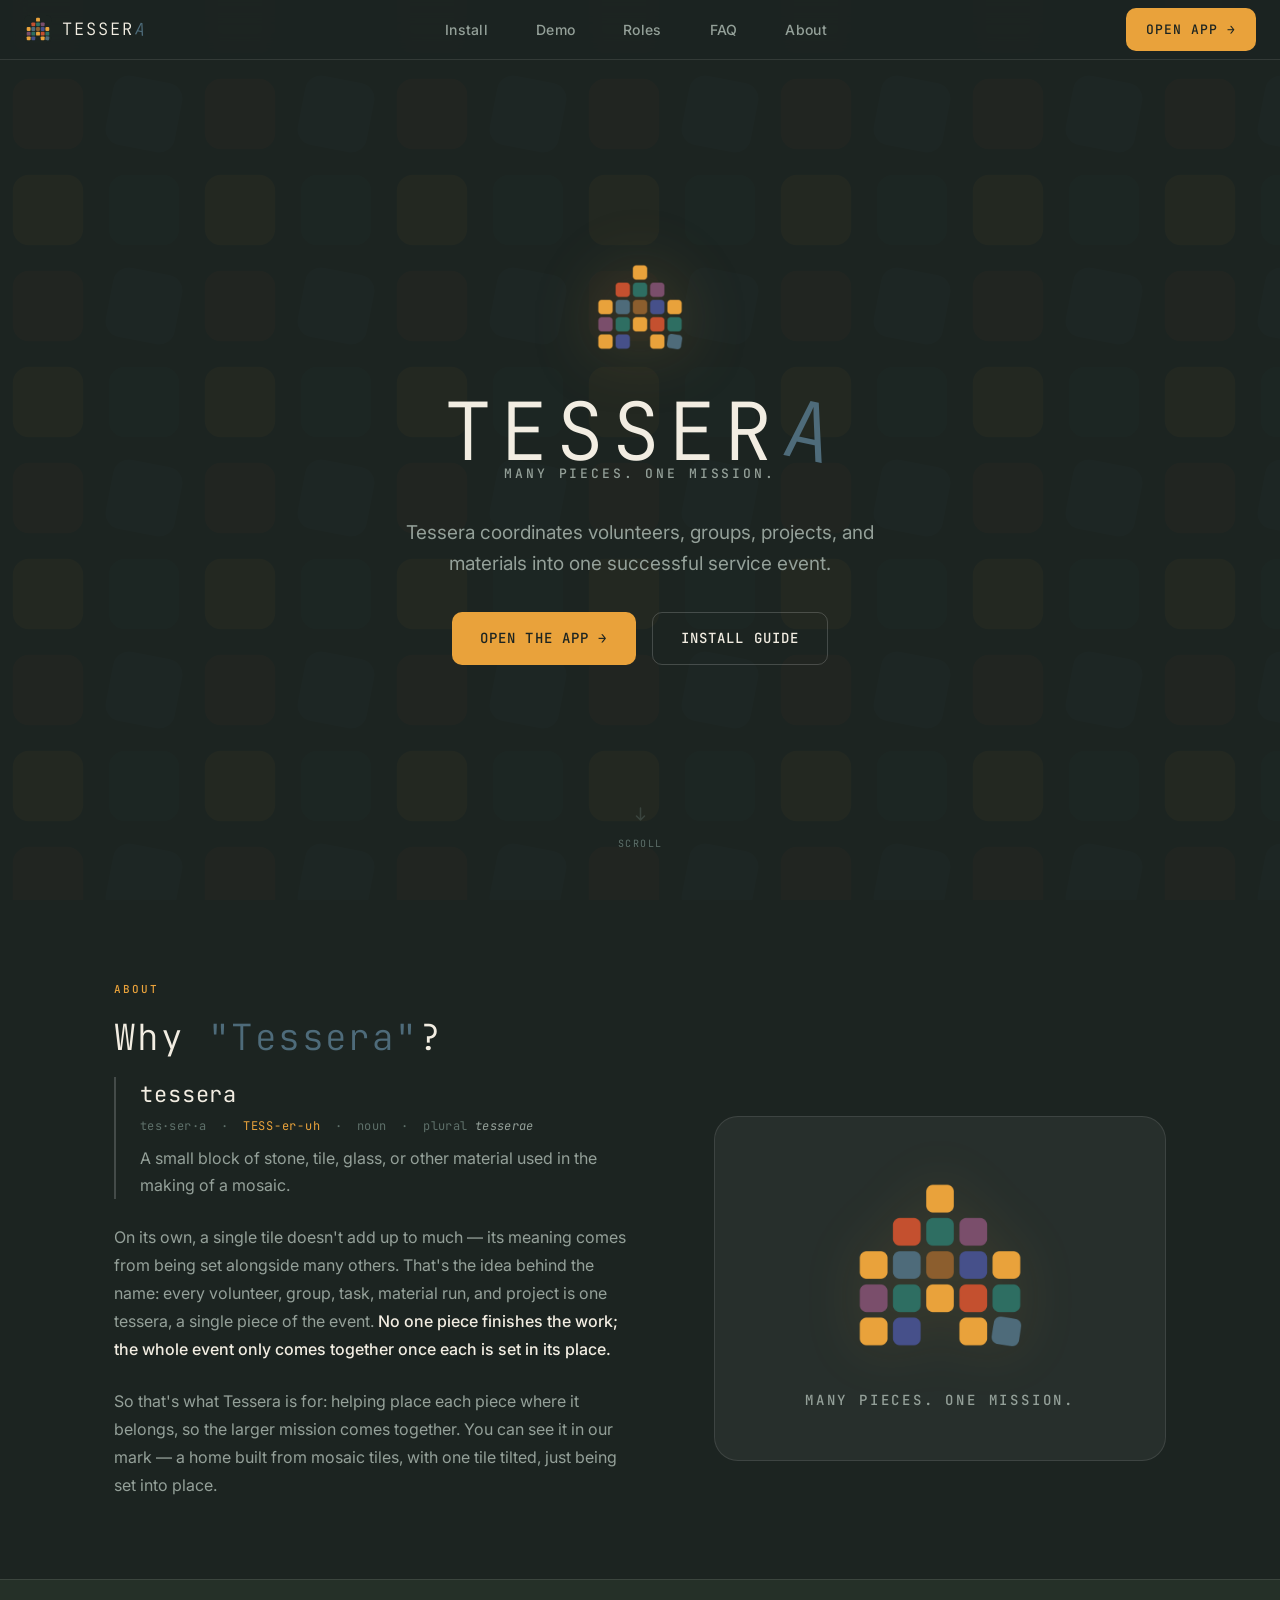
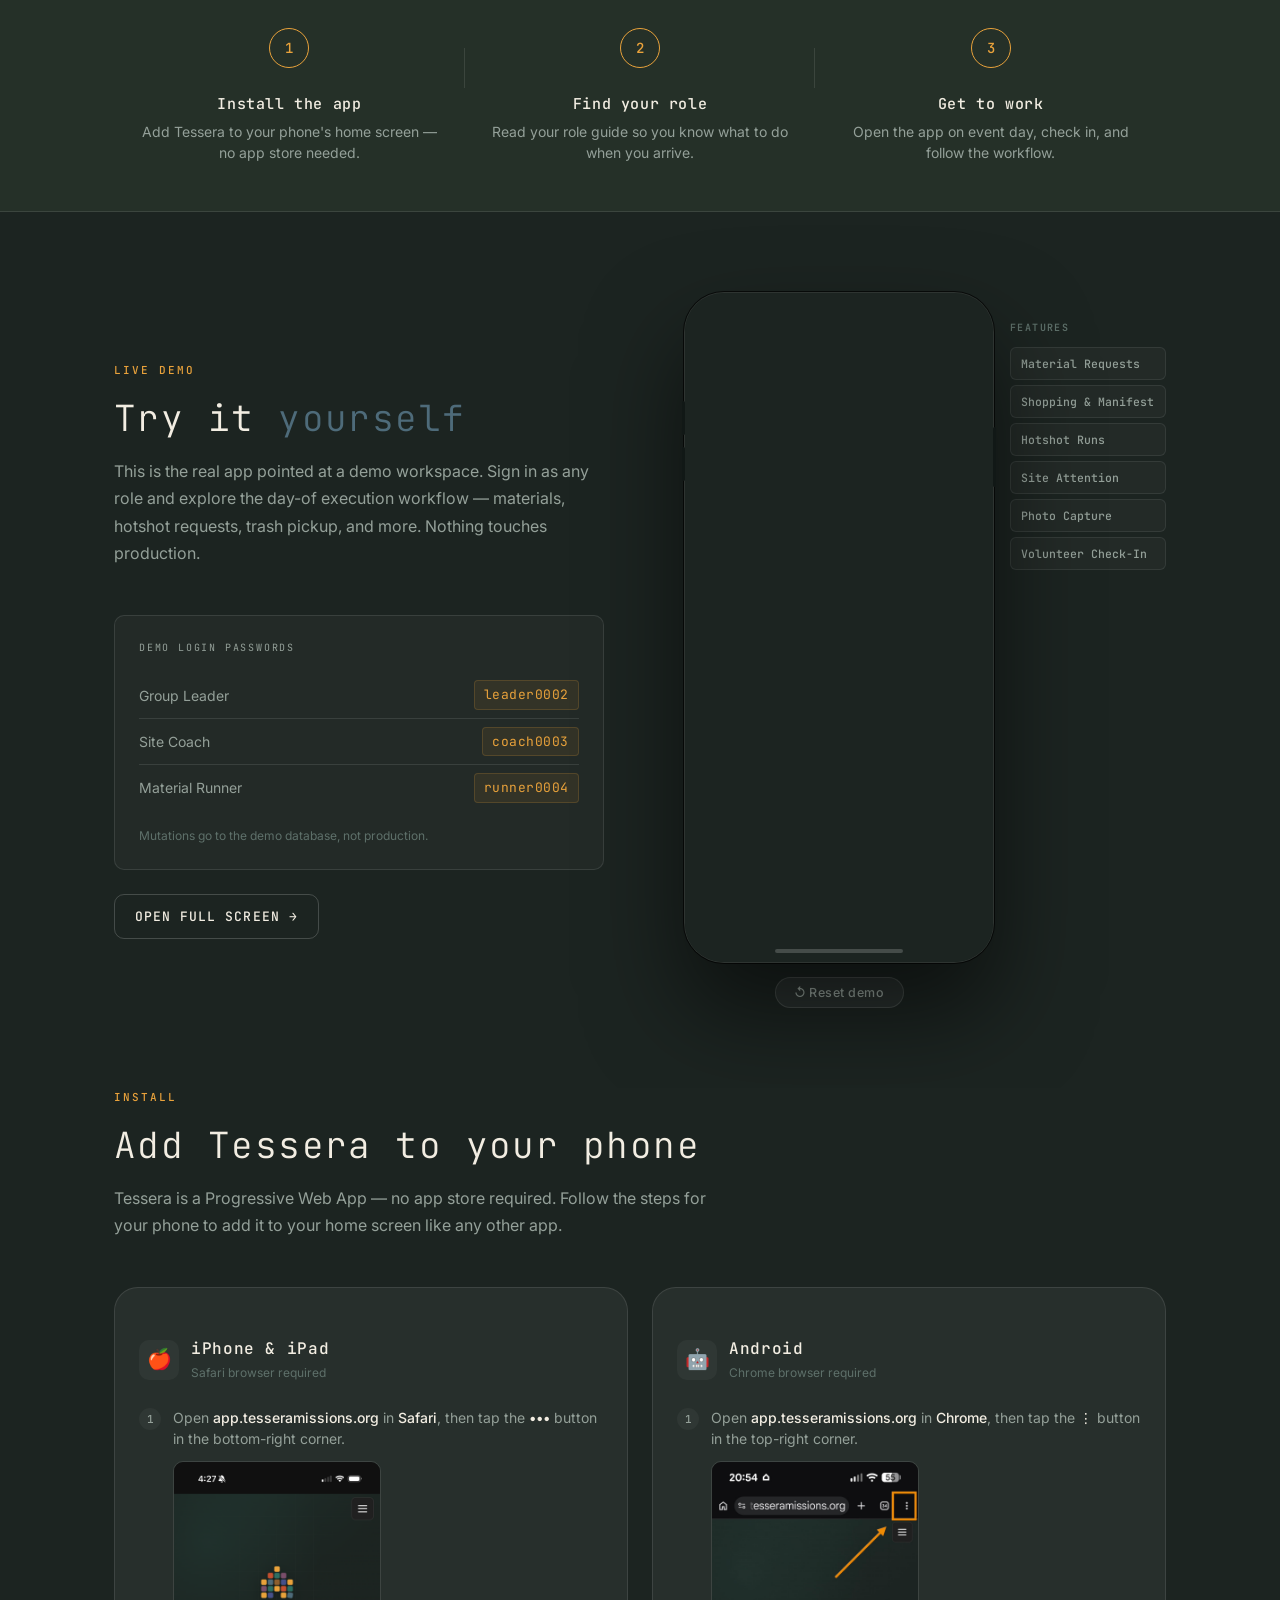
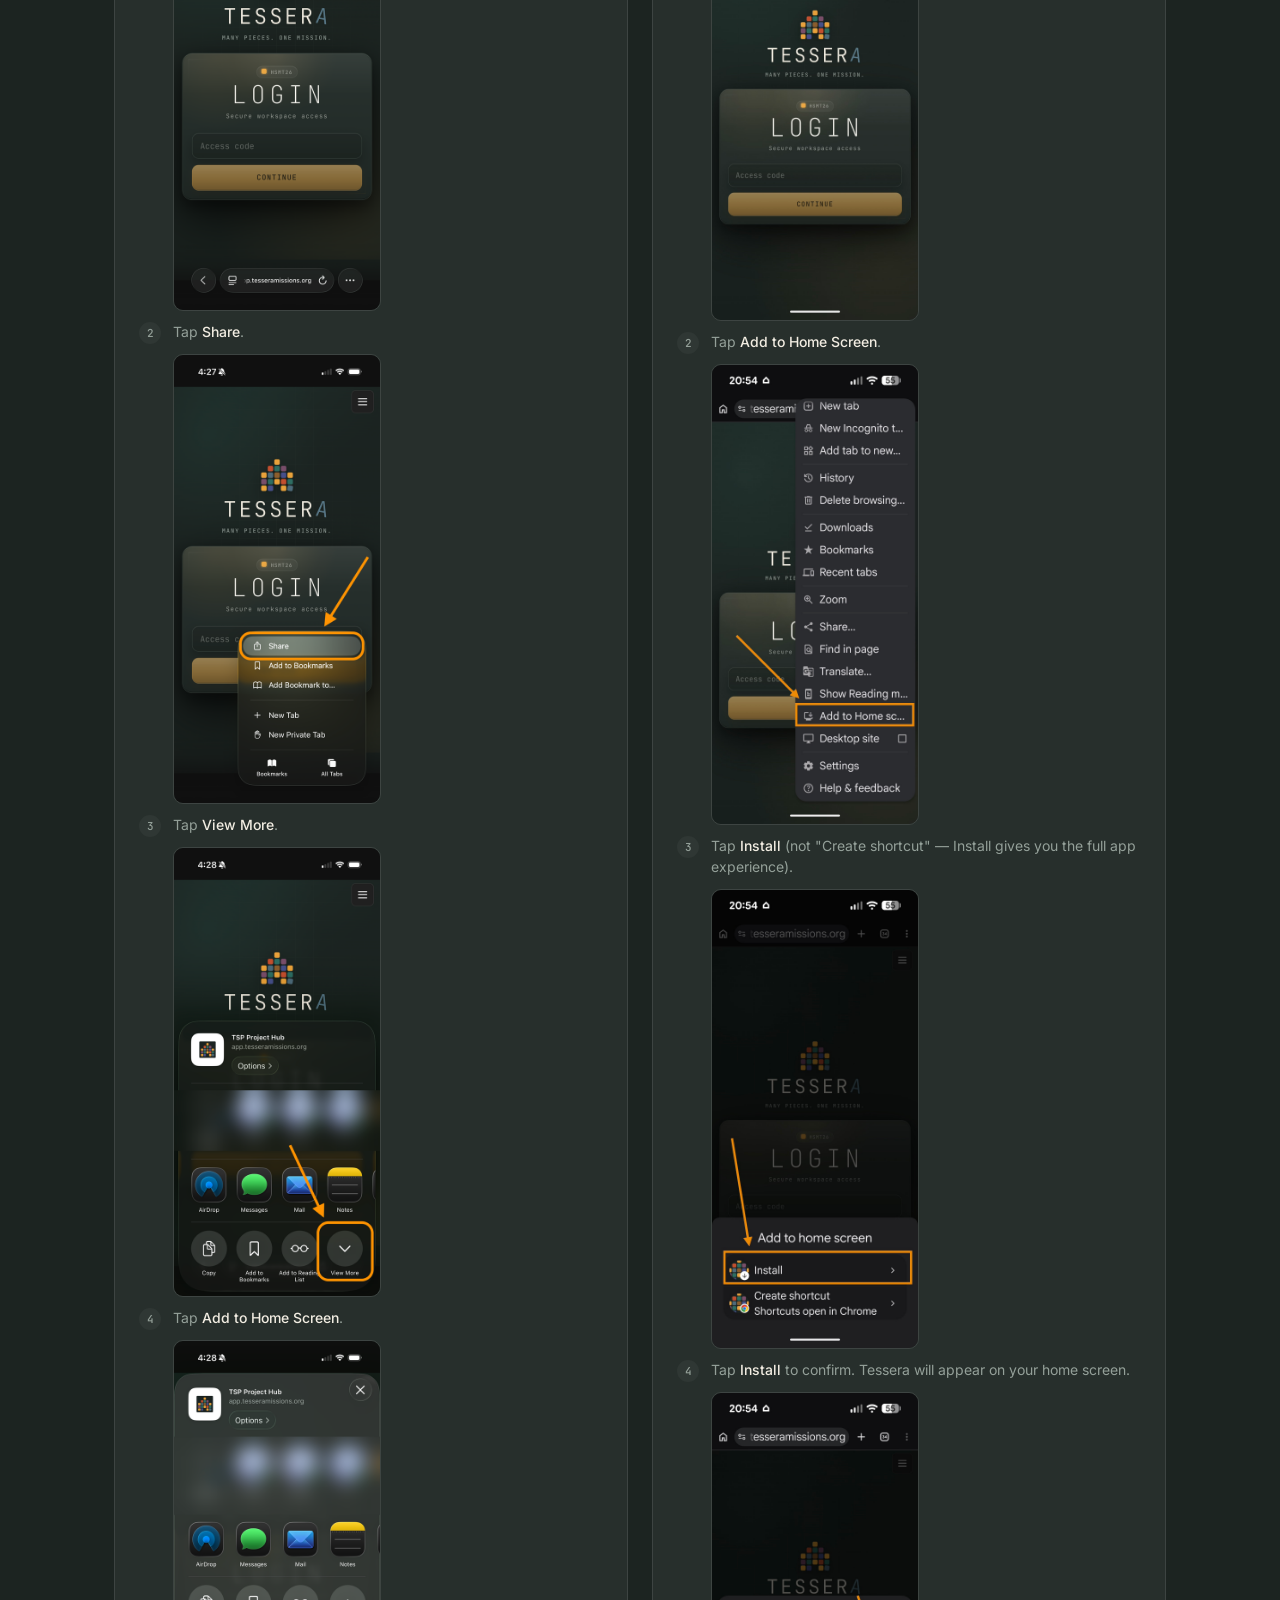
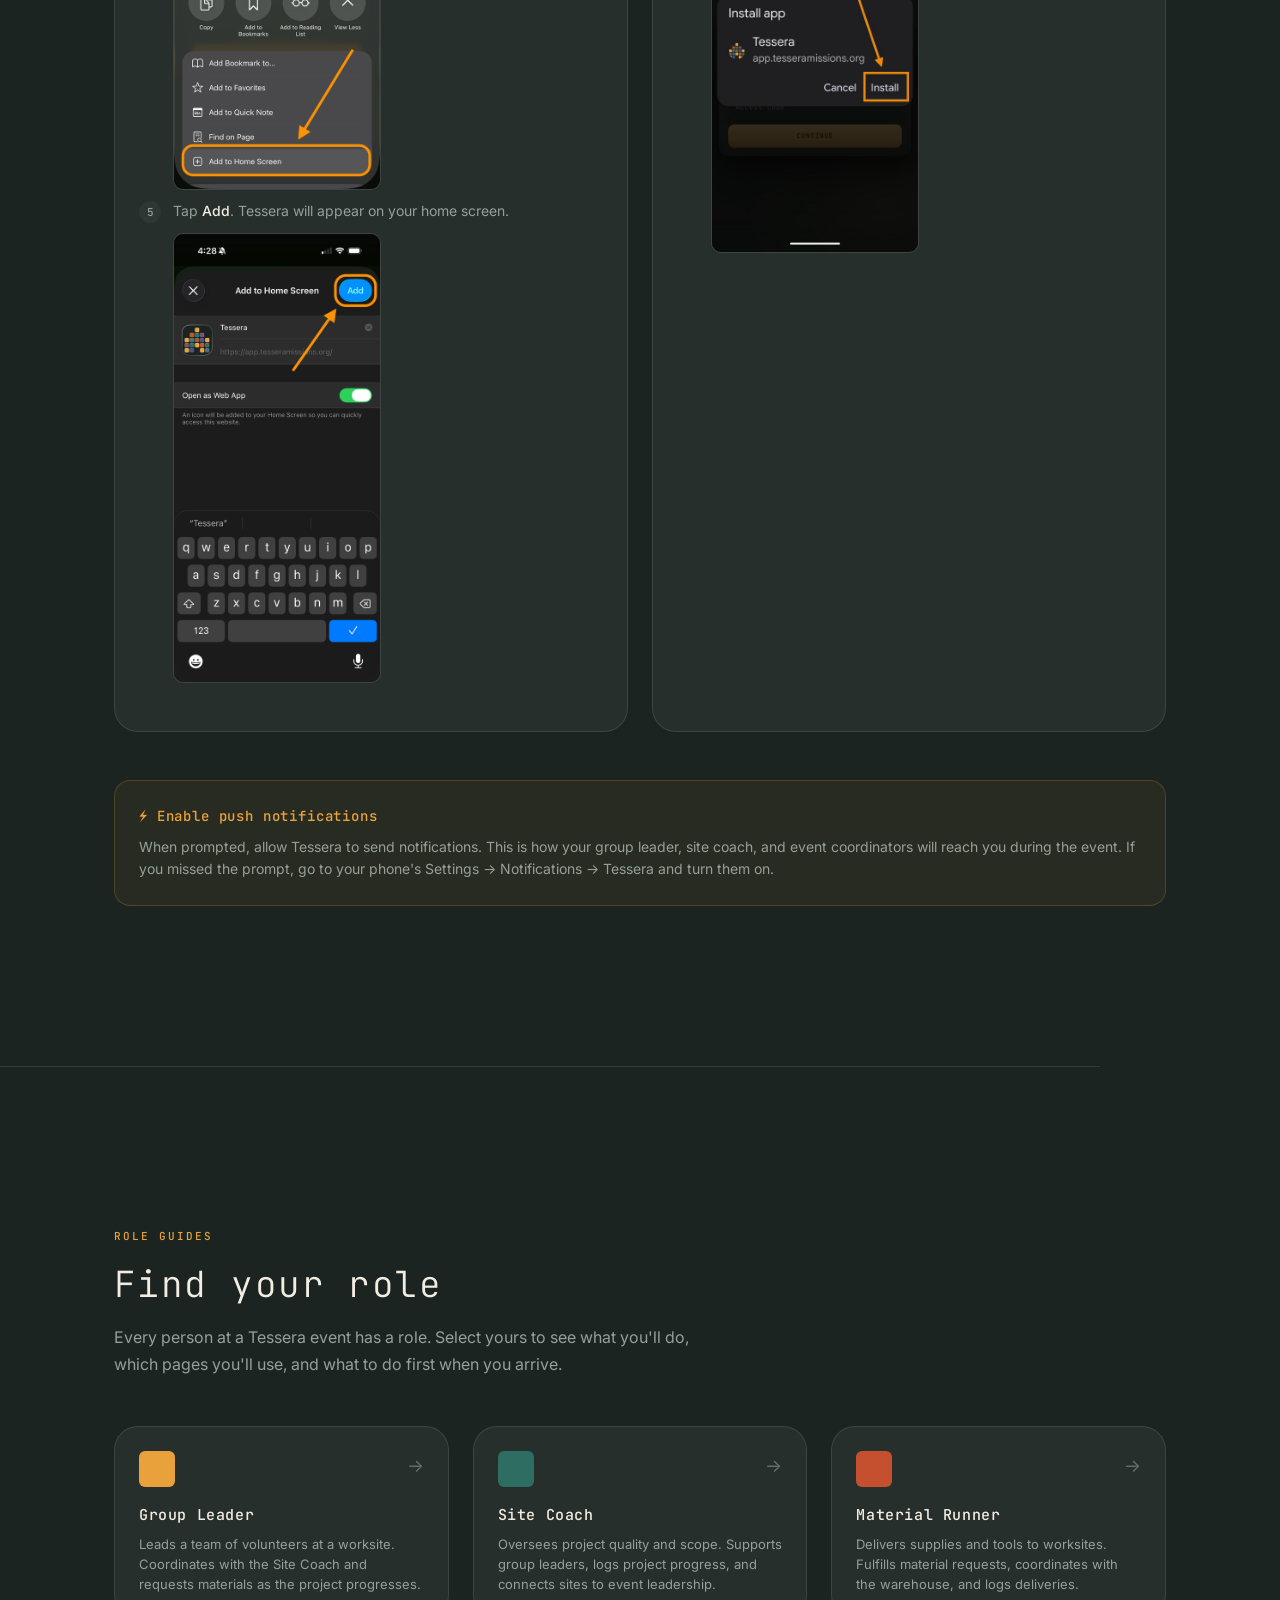
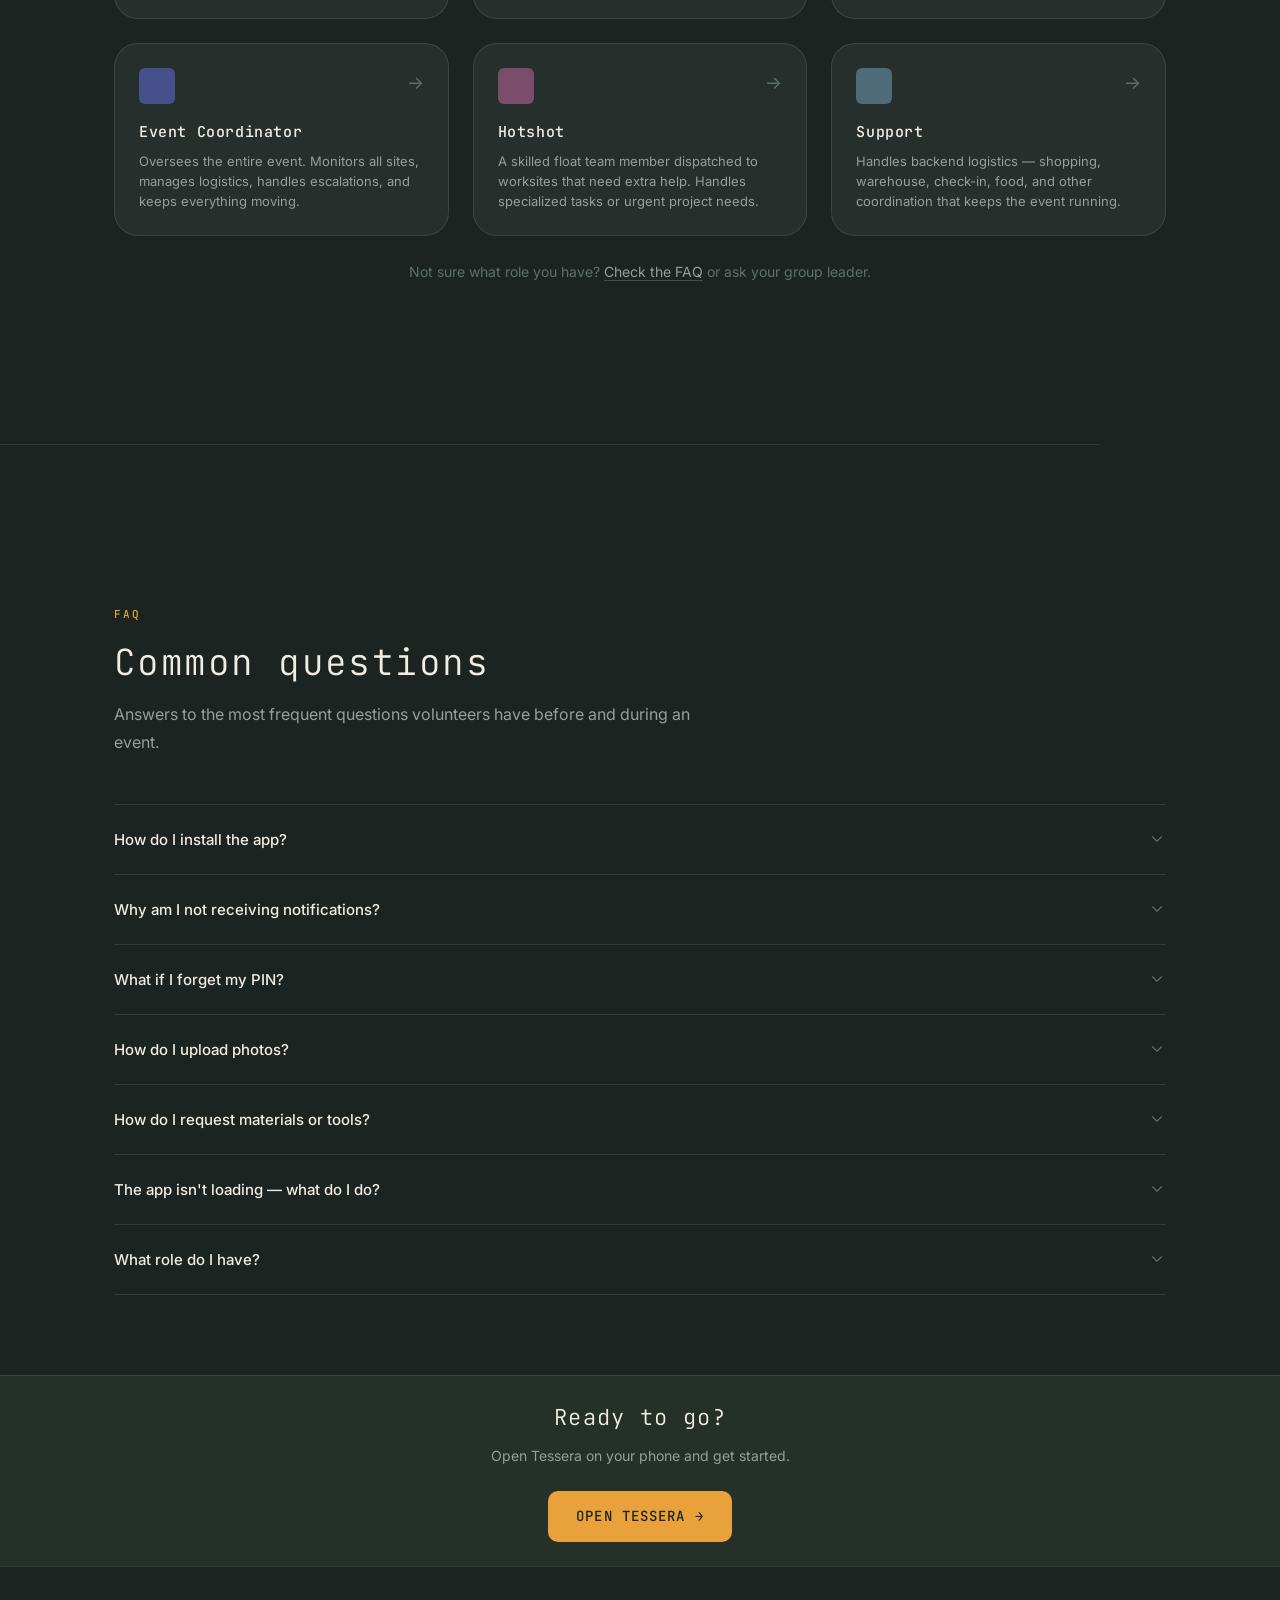
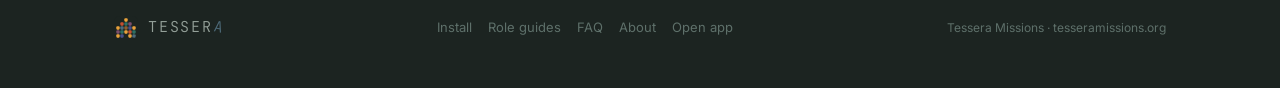
<file: index.html>
<!DOCTYPE html>
<html lang="en">
<head>
  <meta charset="UTF-8">
  <meta name="viewport" content="width=device-width, initial-scale=1.0">
  <title>Tessera — Many pieces. One mission.</title>
  <meta name="description" content="Tessera coordinates volunteers, groups, projects, and materials into one successful mission effort. Install the app, find your role, and get to work.">
  <meta name="theme-color" content="#1C2421">

  <!-- Favicons (update paths once you have favicon files) -->
  <link rel="icon" href="/assets/logo/icon.svg" type="image/svg+xml">

  <link rel="stylesheet" href="/css/styles.css">
</head>
<body>

  <!-- ============ NAV ============ -->
  <nav class="nav" role="navigation" aria-label="Main navigation">
    <a href="/" class="nav-logo" aria-label="Tessera home">
      <img src="/assets/logo/icon.svg" alt="Tessera icon" width="28" height="28">
      <span class="nav-wordmark">TESSER<span>A</span></span>
    </a>

    <div class="nav-links" role="list">
      <a href="#install" role="listitem">Install</a>
      <a href="#demo" role="listitem">Demo</a>
      <a href="/roles/" role="listitem">Roles</a>
      <a href="#faq" role="listitem">FAQ</a>
      <a href="#about" role="listitem">About</a>
    </div>

    <div class="nav-cta">
      <a href="https://app.tesseramissions.org" class="btn btn-primary" target="_blank" rel="noopener">
        Open App →
      </a>
      <button class="nav-hamburger" id="hamburger" aria-label="Open menu" aria-expanded="false">
        <span></span>
        <span></span>
        <span></span>
      </button>
    </div>
  </nav>

  <!-- Mobile drawer -->
  <div class="nav-drawer" id="navDrawer" role="dialog" aria-label="Navigation menu">
    <a href="#install" onclick="closeDrawer()">Install</a>
    <a href="#demo" onclick="closeDrawer()">Demo</a>
    <a href="/roles/" onclick="closeDrawer()">Role guides</a>
    <a href="#faq" onclick="closeDrawer()">FAQ</a>
    <a href="#about" onclick="closeDrawer()">About</a>
    <a href="https://app.tesseramissions.org" target="_blank" rel="noopener" style="color: var(--amber);">Open app →</a>
  </div>

  <main>

    <!-- ============ HERO ============ -->
    <section class="hero" aria-labelledby="hero-title">

      <!-- Tile mosaic background texture -->
      <div class="hero-tiles" aria-hidden="true">
        <svg viewBox="0 0 800 600" preserveAspectRatio="xMidYMid slice" xmlns="http://www.w3.org/2000/svg">
          <!-- Repeating tile pattern across the full background -->
          <defs>
            <pattern id="tile-pattern" x="0" y="0" width="120" height="120" patternUnits="userSpaceOnUse">
              <rect x="8"  y="8"  width="44" height="44" rx="10" fill="#E9A23B"/>
              <rect x="68" y="8"  width="44" height="44" rx="10" fill="#2E6E62"/>
              <rect x="8"  y="68" width="44" height="44" rx="10" fill="#C4502F"/>
              <rect x="68" y="68" width="44" height="44" rx="10" fill="#4E6B7A" transform="rotate(11 90 90)"/>
            </pattern>
          </defs>
          <rect width="100%" height="100%" fill="url(#tile-pattern)"/>
        </svg>
      </div>

      <div class="hero-lockup fade-in visible">
        <img
          src="/assets/logo/tile-house-transparent-2048.png"
          alt="Tessera tile-house icon"
          class="hero-icon"
          width="104"
          height="104"
        >

        <div>
          <h1 class="hero-title" id="hero-title">TESSER<span>A</span></h1>
          <p class="hero-tagline">Many pieces. One mission.</p>
        </div>

        <p class="hero-description">
          Tessera coordinates volunteers, groups, projects, and materials
          into one successful service event.
        </p>

        <div class="hero-actions">
          <a href="https://app.tesseramissions.org" class="btn btn-primary btn-lg" target="_blank" rel="noopener">
            Open the App →
          </a>
          <a href="#install" class="btn btn-outline btn-lg">
            Install guide
          </a>
        </div>
      </div>

      <div class="hero-scroll" aria-hidden="true">
        <svg viewBox="0 0 16 24" fill="none" xmlns="http://www.w3.org/2000/svg">
          <path d="M8 4v12M4 12l4 4 4-4" stroke="currentColor" stroke-width="1.5" stroke-linecap="round" stroke-linejoin="round"/>
        </svg>
        Scroll
      </div>
    </section>

    <!-- ============ ABOUT ============ -->
    <section class="section" id="about" aria-labelledby="about-heading">
      <div class="container">
        <p class="section-label">About</p>
        <h2 class="section-title" id="about-heading">Why <span>"Tessera"</span>?</h2>

        <div class="about-layout">
          <div class="about-prose fade-in">
            <dl class="tessera-def">
              <dt>tessera</dt>
              <dd class="tessera-def-meta">tes·ser·a&nbsp; · &nbsp;<span class="tessera-def-say">TESS-er-uh</span>&nbsp; · &nbsp;noun&nbsp; · &nbsp;plural <em>tesserae</em></dd>
              <dd class="tessera-def-text">
                A small block of stone, tile, glass, or other material used in
                the making of a mosaic.
              </dd>
            </dl>
            <p>
              On its own, a single tile doesn't add up to much — its meaning
              comes from being set alongside many others. That's the idea behind
              the name: every volunteer, group, task, material run, and project
              is one tessera, a single piece of the event. <strong>No one piece
              finishes the work; the whole event only comes together once each is
              set in its place.</strong>
            </p>
            <p>
              So that's what Tessera is for: helping place each piece where it
              belongs, so the larger mission comes together. You can see it in
              our mark — a home built from mosaic tiles, with one tile tilted,
              just being set into place.
            </p>
          </div>

          <figure class="about-mosaic fade-in">
            <img
              src="/assets/logo/tile-house-transparent-2048.png"
              alt="The Tessera mark — a home built from mosaic tiles, with one tile tilted as if just being set into place"
              width="220"
              height="220"
            >
            <figcaption>Many pieces. One mission.</figcaption>
          </figure>
        </div>
      </div>
    </section>

    <!-- ============ QUICK START ============ -->
    <section class="quickstart" aria-labelledby="quickstart-heading">
      <div class="container">
        <div class="quickstart-steps">
          <div class="quickstart-step fade-in">
            <div class="step-number" aria-hidden="true">1</div>
            <div class="step-content">
              <h3>Install the app</h3>
              <p>Add Tessera to your phone's home screen — no app store needed.</p>
            </div>
          </div>
          <div class="quickstart-step fade-in">
            <div class="step-number" aria-hidden="true">2</div>
            <div class="step-content">
              <h3>Find your role</h3>
              <p>Read your role guide so you know what to do when you arrive.</p>
            </div>
          </div>
          <div class="quickstart-step fade-in">
            <div class="step-number" aria-hidden="true">3</div>
            <div class="step-content">
              <h3>Get to work</h3>
              <p>Open the app on event day, check in, and follow the workflow.</p>
            </div>
          </div>
        </div>
      </div>
    </section>

    <!-- ============ DEMO ============ -->
    <section class="section demo-section" id="demo" aria-labelledby="demo-heading">
      <div class="container">
        <div class="demo-layout">

          <!-- Text + credentials -->
          <div class="demo-text fade-in">
            <p class="section-label">Live demo</p>
            <h2 class="section-title" id="demo-heading">Try it <span>yourself</span></h2>
            <p class="section-body">
              This is the real app pointed at a demo workspace. Sign in as any
              role and explore the day-of execution workflow — materials,
              hotshot requests, trash pickup, and more. Nothing touches production.
            </p>

            <div class="demo-creds">
              <p class="demo-creds-heading">Demo login passwords</p>
              <div class="demo-cred-row">
                <span class="demo-cred-role">Group Leader</span>
                <code class="demo-cred-pass">leader0002</code>
              </div>
              <div class="demo-cred-row">
                <span class="demo-cred-role">Site Coach</span>
                <code class="demo-cred-pass">coach0003</code>
              </div>
              <div class="demo-cred-row">
                <span class="demo-cred-role">Material Runner</span>
                <code class="demo-cred-pass">runner0004</code>
              </div>
              <p class="demo-creds-note">Mutations go to the demo database, not production.</p>
            </div>

            <a href="https://demo.tesseramissions.org" class="btn btn-outline demo-open-link" target="_blank" rel="noopener">
              Open full screen →
            </a>
          </div>

          <!-- Phone mockup + feature guide (desktop only) -->
          <div class="demo-phone" aria-hidden="true">
            <div class="demo-feature-zone" id="demo-feature-zone">

              <!-- Phone column -->
              <div class="demo-phone-col">
                <div class="phone-wrap" id="phone-wrap">
                  <div class="phone-frame">
                    <div class="phone-btn-vol-up"></div>
                    <div class="phone-btn-vol-down"></div>
                    <div class="phone-btn-power"></div>
                    <div class="phone-screen">
                      <iframe
                        id="demo-iframe"
                        src="https://demo.tesseramissions.org"
                        title="Tessera live demo"
                        loading="lazy"
                        allow="clipboard-write"
                      ></iframe>
                    </div>
                    <div class="phone-home-bar"></div>
                  </div>
                  <!-- Hotspot dot overlaid on the phone -->
                  <div class="feature-hotspot" id="feature-hotspot" style="display:none" aria-hidden="true">
                    <div class="hotspot-ring"></div>
                    <div class="hotspot-dot"></div>
                  </div>
                </div>
                <button class="demo-reset-btn" onclick="var f=document.getElementById('demo-iframe');f.src='https://demo.tesseramissions.org/api/demo-signout'">
                  ↺ Reset demo
                </button>
              </div>

              <!-- Feature guide sidebar -->
              <div class="demo-feature-menu" id="demo-feature-menu">
                <p class="feature-menu-label">Features</p>
                <button class="feature-btn" data-feature="materials">Material Requests</button>
                <button class="feature-btn" data-feature="shopping">Shopping &amp; Manifest</button>
                <button class="feature-btn" data-feature="hotshot">Hotshot Runs</button>
                <button class="feature-btn" data-feature="attention">Site Attention</button>
                <button class="feature-btn" data-feature="photos">Photo Capture</button>
                <button class="feature-btn" data-feature="checkin">Volunteer Check-In</button>
              </div>

              <!-- Callout dialog (positioned by JS) -->
              <div class="feature-callout" id="feature-callout" style="display:none" aria-hidden="true">
                <div class="callout-arrow" id="callout-arrow"></div>
                <h4 class="callout-title" id="callout-title"></h4>
                <p class="callout-desc" id="callout-desc"></p>
              </div>

            </div>
          </div>

        </div>
      </div>
    </section>

    <!-- ============ INSTALL ============ -->
    <section class="section" id="install" aria-labelledby="install-heading">
      <div class="container">
        <p class="section-label">Install</p>
        <h2 class="section-title" id="install-heading">Add Tessera to your phone</h2>
        <p class="section-body">
          Tessera is a Progressive Web App — no app store required. Follow the steps for your phone to add it to your home screen like any other app.
        </p>

        <div class="install-cards">

          <!-- iOS card -->
          <div class="install-card fade-in">
            <div class="install-card-header">
              <div class="install-card-icon" aria-hidden="true">🍎</div>
              <div>
                <h3>iPhone &amp; iPad</h3>
                <p>Safari browser required</p>
              </div>
            </div>
            <ol class="install-steps" aria-label="iPhone install steps">
              <li class="install-step">
                <div class="install-step-num" aria-hidden="true">1</div>
                <div class="install-step-main">
                  <p>Open <strong>app.tesseramissions.org</strong> in <strong>Safari</strong>, then tap the <strong>•••</strong> button in the bottom-right corner.</p>
                  <img class="install-shot" src="/assets/screens/install/a1.png" loading="lazy" width="480" height="1044" alt="Safari open to the Tessera login page, with the more-options (•••) button in the bottom-right corner">
                </div>
              </li>
              <li class="install-step">
                <div class="install-step-num" aria-hidden="true">2</div>
                <div class="install-step-main">
                  <p>Tap <strong>Share</strong>.</p>
                  <img class="install-shot" src="/assets/screens/install/a2.png" loading="lazy" width="480" height="1044" alt="Safari menu with the Share option highlighted">
                </div>
              </li>
              <li class="install-step">
                <div class="install-step-num" aria-hidden="true">3</div>
                <div class="install-step-main">
                  <p>Tap <strong>View More</strong>.</p>
                  <img class="install-shot" src="/assets/screens/install/a3.png" loading="lazy" width="480" height="1044" alt="Share sheet with the View More button highlighted">
                </div>
              </li>
              <li class="install-step">
                <div class="install-step-num" aria-hidden="true">4</div>
                <div class="install-step-main">
                  <p>Tap <strong>Add to Home Screen</strong>.</p>
                  <img class="install-shot" src="/assets/screens/install/a4.png" loading="lazy" width="480" height="1044" alt="Share options list with Add to Home Screen highlighted">
                </div>
              </li>
              <li class="install-step">
                <div class="install-step-num" aria-hidden="true">5</div>
                <div class="install-step-main">
                  <p>Tap <strong>Add</strong>. Tessera will appear on your home screen.</p>
                  <img class="install-shot" src="/assets/screens/install/a5.png" loading="lazy" width="480" height="1044" alt="Add to Home Screen dialog with the Add button highlighted">
                </div>
              </li>
            </ol>
          </div>

          <!-- Android card -->
          <div class="install-card fade-in">
            <div class="install-card-header">
              <div class="install-card-icon" aria-hidden="true">🤖</div>
              <div>
                <h3>Android</h3>
                <p>Chrome browser required</p>
              </div>
            </div>
            <ol class="install-steps" aria-label="Android install steps">
              <li class="install-step">
                <div class="install-step-num" aria-hidden="true">1</div>
                <div class="install-step-main">
                  <p>Open <strong>app.tesseramissions.org</strong> in <strong>Chrome</strong>, then tap the <strong>⋮</strong> button in the top-right corner.</p>
                  <img class="install-shot" src="/assets/screens/install/android-1.jpg" loading="lazy" width="460" height="1024" alt="Chrome open to the Tessera login page, with the three-dot menu button highlighted in the top-right corner">
                </div>
              </li>
              <li class="install-step">
                <div class="install-step-num" aria-hidden="true">2</div>
                <div class="install-step-main">
                  <p>Tap <strong>Add to Home Screen</strong>.</p>
                  <img class="install-shot" src="/assets/screens/install/android-2.jpg" loading="lazy" width="460" height="1024" alt="Chrome menu open with Add to Home Screen option highlighted">
                </div>
              </li>
              <li class="install-step">
                <div class="install-step-num" aria-hidden="true">3</div>
                <div class="install-step-main">
                  <p>Tap <strong>Install</strong> (not "Create shortcut" — Install gives you the full app experience).</p>
                  <img class="install-shot" src="/assets/screens/install/android-3.jpg" loading="lazy" width="460" height="1024" alt="Add to home screen bottom sheet with Install option highlighted">
                </div>
              </li>
              <li class="install-step">
                <div class="install-step-num" aria-hidden="true">4</div>
                <div class="install-step-main">
                  <p>Tap <strong>Install</strong> to confirm. Tessera will appear on your home screen.</p>
                  <img class="install-shot" src="/assets/screens/install/android-4.jpg" loading="lazy" width="460" height="1024" alt="Install app dialog showing Tessera from app.tesseramissions.org with the Install button highlighted">
                </div>
              </li>
            </ol>
          </div>

        </div><!-- /install-cards -->

        <!-- Push notification reminder -->
        <div class="notif-box fade-in" role="note" aria-label="Notification setup">
          <h3>⚡ Enable push notifications</h3>
          <p>
            When prompted, allow Tessera to send notifications. This is how your group leader, site coach,
            and event coordinators will reach you during the event. If you missed the prompt,
            go to your phone's Settings → Notifications → Tessera and turn them on.
          </p>
        </div>

      </div>
    </section>

    <div class="divider container"></div>

    <!-- ============ ROLE GUIDES ============ -->
    <section class="section" id="roles" aria-labelledby="roles-heading">
      <div class="container">
        <p class="section-label">Role guides</p>
        <h2 class="section-title" id="roles-heading">Find your role</h2>
        <p class="section-body">
          Every person at a Tessera event has a role. Select yours to see what you'll do, which pages you'll use, and what to do first when you arrive.
        </p>

        <div class="roles-grid">

          <a href="/roles/group-leader.html" class="role-card fade-in" data-role="group-leader">
            <div class="role-card-top">
              <div class="role-tile" aria-hidden="true"></div>
              <span class="role-arrow" aria-hidden="true">→</span>
            </div>
            <h3>Group Leader</h3>
            <p>Leads a team of volunteers at a worksite. Coordinates with the Site Coach and requests materials as the project progresses.</p>
          </a>

          <a href="/roles/site-coach.html" class="role-card fade-in" data-role="site-coach">
            <div class="role-card-top">
              <div class="role-tile" aria-hidden="true"></div>
              <span class="role-arrow" aria-hidden="true">→</span>
            </div>
            <h3>Site Coach</h3>
            <p>Oversees project quality and scope. Supports group leaders, logs project progress, and connects sites to event leadership.</p>
          </a>

          <a href="/roles/material-runner.html" class="role-card fade-in" data-role="material-runner">
            <div class="role-card-top">
              <div class="role-tile" aria-hidden="true"></div>
              <span class="role-arrow" aria-hidden="true">→</span>
            </div>
            <h3>Material Runner</h3>
            <p>Delivers supplies and tools to worksites. Fulfills material requests, coordinates with the warehouse, and logs deliveries.</p>
          </a>

          <a href="/roles/event-coordinator.html" class="role-card fade-in" data-role="event-coordinator">
            <div class="role-card-top">
              <div class="role-tile" aria-hidden="true"></div>
              <span class="role-arrow" aria-hidden="true">→</span>
            </div>
            <h3>Event Coordinator</h3>
            <p>Oversees the entire event. Monitors all sites, manages logistics, handles escalations, and keeps everything moving.</p>
          </a>

          <a href="/roles/hotshot.html" class="role-card fade-in" data-role="hotshot">
            <div class="role-card-top">
              <div class="role-tile" aria-hidden="true"></div>
              <span class="role-arrow" aria-hidden="true">→</span>
            </div>
            <h3>Hotshot</h3>
            <p>A skilled float team member dispatched to worksites that need extra help. Handles specialized tasks or urgent project needs.</p>
          </a>

          <a href="/roles/support.html" class="role-card fade-in" data-role="support">
            <div class="role-card-top">
              <div class="role-tile" aria-hidden="true"></div>
              <span class="role-arrow" aria-hidden="true">→</span>
            </div>
            <h3>Support</h3>
            <p>Handles backend logistics — shopping, warehouse, check-in, food, and other coordination that keeps the event running.</p>
          </a>

        </div><!-- /roles-grid -->

        <p class="role-not-sure">
          Not sure what role you have? <a href="#faq">Check the FAQ</a> or ask your group leader.
        </p>

      </div>
    </section>

    <div class="divider container"></div>

    <!-- ============ FAQ ============ -->
    <section class="section" id="faq" aria-labelledby="faq-heading">
      <div class="container">
        <p class="section-label">FAQ</p>
        <h2 class="section-title" id="faq-heading">Common questions</h2>
        <p class="section-body">
          Answers to the most frequent questions volunteers have before and during an event.
        </p>

        <div class="faq-list" role="list">

          <div class="faq-item" role="listitem">
            <button class="faq-question" aria-expanded="false">
              How do I install the app?
              <svg class="faq-chevron" viewBox="0 0 24 24" fill="none" xmlns="http://www.w3.org/2000/svg" aria-hidden="true">
                <path d="M6 9l6 6 6-6" stroke="currentColor" stroke-width="1.5" stroke-linecap="round" stroke-linejoin="round"/>
              </svg>
            </button>
            <div class="faq-answer">
              See the <a href="#install">install guide above</a> for step-by-step instructions for iPhone and Android.
              On iPhone, you must use Safari (not Chrome). On Android, use Chrome. The app does not require an app store download.
            </div>
          </div>

          <div class="faq-item" role="listitem">
            <button class="faq-question" aria-expanded="false">
              Why am I not receiving notifications?
              <svg class="faq-chevron" viewBox="0 0 24 24" fill="none" xmlns="http://www.w3.org/2000/svg" aria-hidden="true">
                <path d="M6 9l6 6 6-6" stroke="currentColor" stroke-width="1.5" stroke-linecap="round" stroke-linejoin="round"/>
              </svg>
            </button>
            <div class="faq-answer">
              Notifications may be blocked if you tapped "Don't Allow" when first prompted. To fix it:
              on iPhone, go to Settings → Notifications → Tessera and turn on Allow Notifications.
              On Android, go to Settings → Apps → Tessera → Notifications. Make sure your phone is not on Do Not Disturb during the event.
            </div>
          </div>

          <div class="faq-item" role="listitem">
            <button class="faq-question" aria-expanded="false">
              What if I forget my PIN?
              <svg class="faq-chevron" viewBox="0 0 24 24" fill="none" xmlns="http://www.w3.org/2000/svg" aria-hidden="true">
                <path d="M6 9l6 6 6-6" stroke="currentColor" stroke-width="1.5" stroke-linecap="round" stroke-linejoin="round"/>
              </svg>
            </button>
            <div class="faq-answer">
              On the login screen, tap "Forgot PIN?" and follow the reset steps.
              If you're at the event and can't get in, find your group leader or an event coordinator — they can look up your access.
            </div>
          </div>

          <div class="faq-item" role="listitem">
            <button class="faq-question" aria-expanded="false">
              How do I upload photos?
              <svg class="faq-chevron" viewBox="0 0 24 24" fill="none" xmlns="http://www.w3.org/2000/svg" aria-hidden="true">
                <path d="M6 9l6 6 6-6" stroke="currentColor" stroke-width="1.5" stroke-linecap="round" stroke-linejoin="round"/>
              </svg>
            </button>
            <div class="faq-answer">
              Inside the app, navigate to your worksite's Photos tab. Tap the camera icon to take a photo directly,
              or the gallery icon to upload from your camera roll. Label the photo as "Before" or "After" when prompted.
              Photos sync automatically when you have a signal.
            </div>
          </div>

          <div class="faq-item" role="listitem">
            <button class="faq-question" aria-expanded="false">
              How do I request materials or tools?
              <svg class="faq-chevron" viewBox="0 0 24 24" fill="none" xmlns="http://www.w3.org/2000/svg" aria-hidden="true">
                <path d="M6 9l6 6 6-6" stroke="currentColor" stroke-width="1.5" stroke-linecap="round" stroke-linejoin="round"/>
              </svg>
            </button>
            <div class="faq-answer">
              Go to your project page and tap "Request Materials." Describe what you need and how many —
              a Material Runner will see the request and deliver to your site. For urgent needs, contact your Site Coach directly.
            </div>
          </div>

          <div class="faq-item" role="listitem">
            <button class="faq-question" aria-expanded="false">
              The app isn't loading — what do I do?
              <svg class="faq-chevron" viewBox="0 0 24 24" fill="none" xmlns="http://www.w3.org/2000/svg" aria-hidden="true">
                <path d="M6 9l6 6 6-6" stroke="currentColor" stroke-width="1.5" stroke-linecap="round" stroke-linejoin="round"/>
              </svg>
            </button>
            <div class="faq-answer">
              First, check your phone's signal or Wi-Fi connection. If you have a connection and the app still won't load,
              close it completely and reopen it. If that doesn't help, try uninstalling and reinstalling from
              <a href="https://app.tesseramissions.org" target="_blank" rel="noopener">app.tesseramissions.org</a>.
              Find a coordinator if the problem continues on event day.
            </div>
          </div>

          <div class="faq-item" role="listitem">
            <button class="faq-question" aria-expanded="false">
              What role do I have?
              <svg class="faq-chevron" viewBox="0 0 24 24" fill="none" xmlns="http://www.w3.org/2000/svg" aria-hidden="true">
                <path d="M6 9l6 6 6-6" stroke="currentColor" stroke-width="1.5" stroke-linecap="round" stroke-linejoin="round"/>
              </svg>
            </button>
            <div class="faq-answer">
              Your role is assigned by event leadership before the event. You may have been told in an email,
              at a pre-event meeting, or by your group leader. If you're unsure, ask your group leader or an event coordinator.
              Most volunteers will be in a group — if that's you, read the <a href="/roles/group-leader.html">Group Leader guide</a> or just follow your group leader's instructions.
            </div>
          </div>

        </div><!-- /faq-list -->

      </div>
    </section>

    <!-- ============ OPEN APP BANNER ============ -->
    <section class="app-banner" aria-label="Open the app">
      <div class="container">
        <h2>Ready to go?</h2>
        <p>Open Tessera on your phone and get started.</p>
        <a href="https://app.tesseramissions.org" class="btn btn-primary btn-lg" target="_blank" rel="noopener">
          Open Tessera →
        </a>
      </div>
    </section>

  </main>

  <!-- ============ FOOTER ============ -->
  <footer class="footer" role="contentinfo">
    <div class="container">
      <div class="footer-inner">
        <a href="/" class="footer-logo" aria-label="Tessera home">
          <img src="/assets/logo/icon.svg" alt="" width="24" height="24" aria-hidden="true">
          <span class="footer-wordmark">TESSER<span>A</span></span>
        </a>
        <nav class="footer-links" aria-label="Footer links">
          <a href="#install">Install</a>
          <a href="/roles/">Role guides</a>
          <a href="#faq">FAQ</a>
          <a href="#about">About</a>
          <a href="https://app.tesseramissions.org" target="_blank" rel="noopener">Open app</a>
        </nav>
        <p class="footer-copy">Tessera Missions · tesseramissions.org</p>
      </div>
    </div>
  </footer>

  <script>
    // ---- Nav hamburger ----
    const hamburger = document.getElementById('hamburger');
    const drawer = document.getElementById('navDrawer');

    hamburger.addEventListener('click', () => {
      const isOpen = drawer.classList.toggle('open');
      hamburger.setAttribute('aria-expanded', isOpen);
    });

    function closeDrawer() {
      drawer.classList.remove('open');
      hamburger.setAttribute('aria-expanded', 'false');
    }

    // Close drawer when clicking outside
    document.addEventListener('click', (e) => {
      if (!hamburger.contains(e.target) && !drawer.contains(e.target)) {
        closeDrawer();
      }
    });

    // ---- FAQ accordion ----
    document.querySelectorAll('.faq-question').forEach(btn => {
      btn.addEventListener('click', () => {
        const item = btn.closest('.faq-item');
        const isOpen = item.classList.toggle('open');
        btn.setAttribute('aria-expanded', isOpen);
      });
    });

    // ---- Scroll-triggered fade-ins ----
    const observer = new IntersectionObserver((entries) => {
      entries.forEach(entry => {
        if (entry.isIntersecting) {
          entry.target.classList.add('visible');
          observer.unobserve(entry.target);
        }
      });
    }, { threshold: 0.1, rootMargin: '0px 0px -40px 0px' });

    document.querySelectorAll('.fade-in:not(.visible)').forEach(el => {
      observer.observe(el);
    });

    // ---- Smooth scroll for nav links ----
    document.querySelectorAll('a[href^="#"]').forEach(link => {
      link.addEventListener('click', (e) => {
        const target = document.querySelector(link.getAttribute('href'));
        if (target) {
          e.preventDefault();
          closeDrawer();
          target.scrollIntoView({ behavior: 'smooth', block: 'start' });
        }
      });
    });

    // ---- Feature guide ----
    const FEATURES = {
      materials: {
        label: 'Material Requests',
        desc: 'Workers submit material needs from the job site. Requests queue instantly for the runner.',
      },
      shopping: {
        label: 'Shopping & Manifest',
        desc: 'The shopping list auto-builds from requests. Runners claim items; the manifest tracks delivery.',
      },
      hotshot: {
        label: 'Hotshot Runs',
        desc: 'Urgent supply runs are flagged with one tap and routed to the nearest available runner.',
      },
      attention: {
        label: 'Site Attention',
        desc: 'Coaches flag issues that need coordinator attention without interrupting the work crew.',
      },
      photos: {
        label: 'Photo Capture',
        desc: 'Field teams document progress and scope directly from the project screen — no separate app.',
      },
      checkin: {
        label: 'Volunteer Check-In',
        desc: 'Group leaders check in their volunteers on arrival. Recognition photos are captured at the end.',
      }
    };

    const callout = document.getElementById('feature-callout');
    const calloutTitle = document.getElementById('callout-title');
    const calloutDesc = document.getElementById('callout-desc');
    const calloutArrow = document.getElementById('callout-arrow');
    const phoneWrap = document.getElementById('phone-wrap');
    let activeFeature = null;

    function showFeature(id) {
      const f = FEATURES[id];
      if (!f) return;

      // Glow the phone frame
      phoneWrap.classList.add('feature-active');

      // Position callout to the right of phone-wrap, vertically centered on phone
      const phoneRect = phoneWrap.getBoundingClientRect();
      const zoneRect = document.getElementById('demo-feature-zone').getBoundingClientRect();

      const calloutLeft = phoneRect.left - zoneRect.left + phoneRect.width + 16;
      // Center callout vertically on phone mid-point
      const phoneMidY = phoneRect.top - zoneRect.top + phoneRect.height / 2;
      const calloutTop = Math.max(0, phoneMidY - 60);

      callout.style.left = calloutLeft + 'px';
      callout.style.top = calloutTop + 'px';
      callout.style.display = 'block';
      callout.removeAttribute('aria-hidden');

      // Arrow tracks the phone mid-point relative to callout top
      const arrowTop = Math.max(12, phoneMidY - calloutTop - 7);
      calloutArrow.style.top = arrowTop + 'px';

      calloutTitle.textContent = f.label;
      calloutDesc.textContent = f.desc;

      document.querySelectorAll('.feature-btn').forEach(b => {
        b.classList.toggle('active', b.dataset.feature === id);
      });

      activeFeature = id;
    }

    function hideFeature() {
      phoneWrap.classList.remove('feature-active');
      callout.style.display = 'none';
      callout.setAttribute('aria-hidden', 'true');
      document.querySelectorAll('.feature-btn').forEach(b => b.classList.remove('active'));
      activeFeature = null;
    }

    document.querySelectorAll('.feature-btn').forEach(btn => {
      btn.addEventListener('click', (e) => {
        e.stopPropagation();
        const id = btn.dataset.feature;
        if (activeFeature === id) {
          hideFeature();
        } else {
          showFeature(id);
        }
      });
    });

    document.addEventListener('click', (e) => {
      if (activeFeature && !callout.contains(e.target) && !document.getElementById('demo-feature-menu')?.contains(e.target)) {
        hideFeature();
      }
    });
  </script>

</body>
</html>
</file>
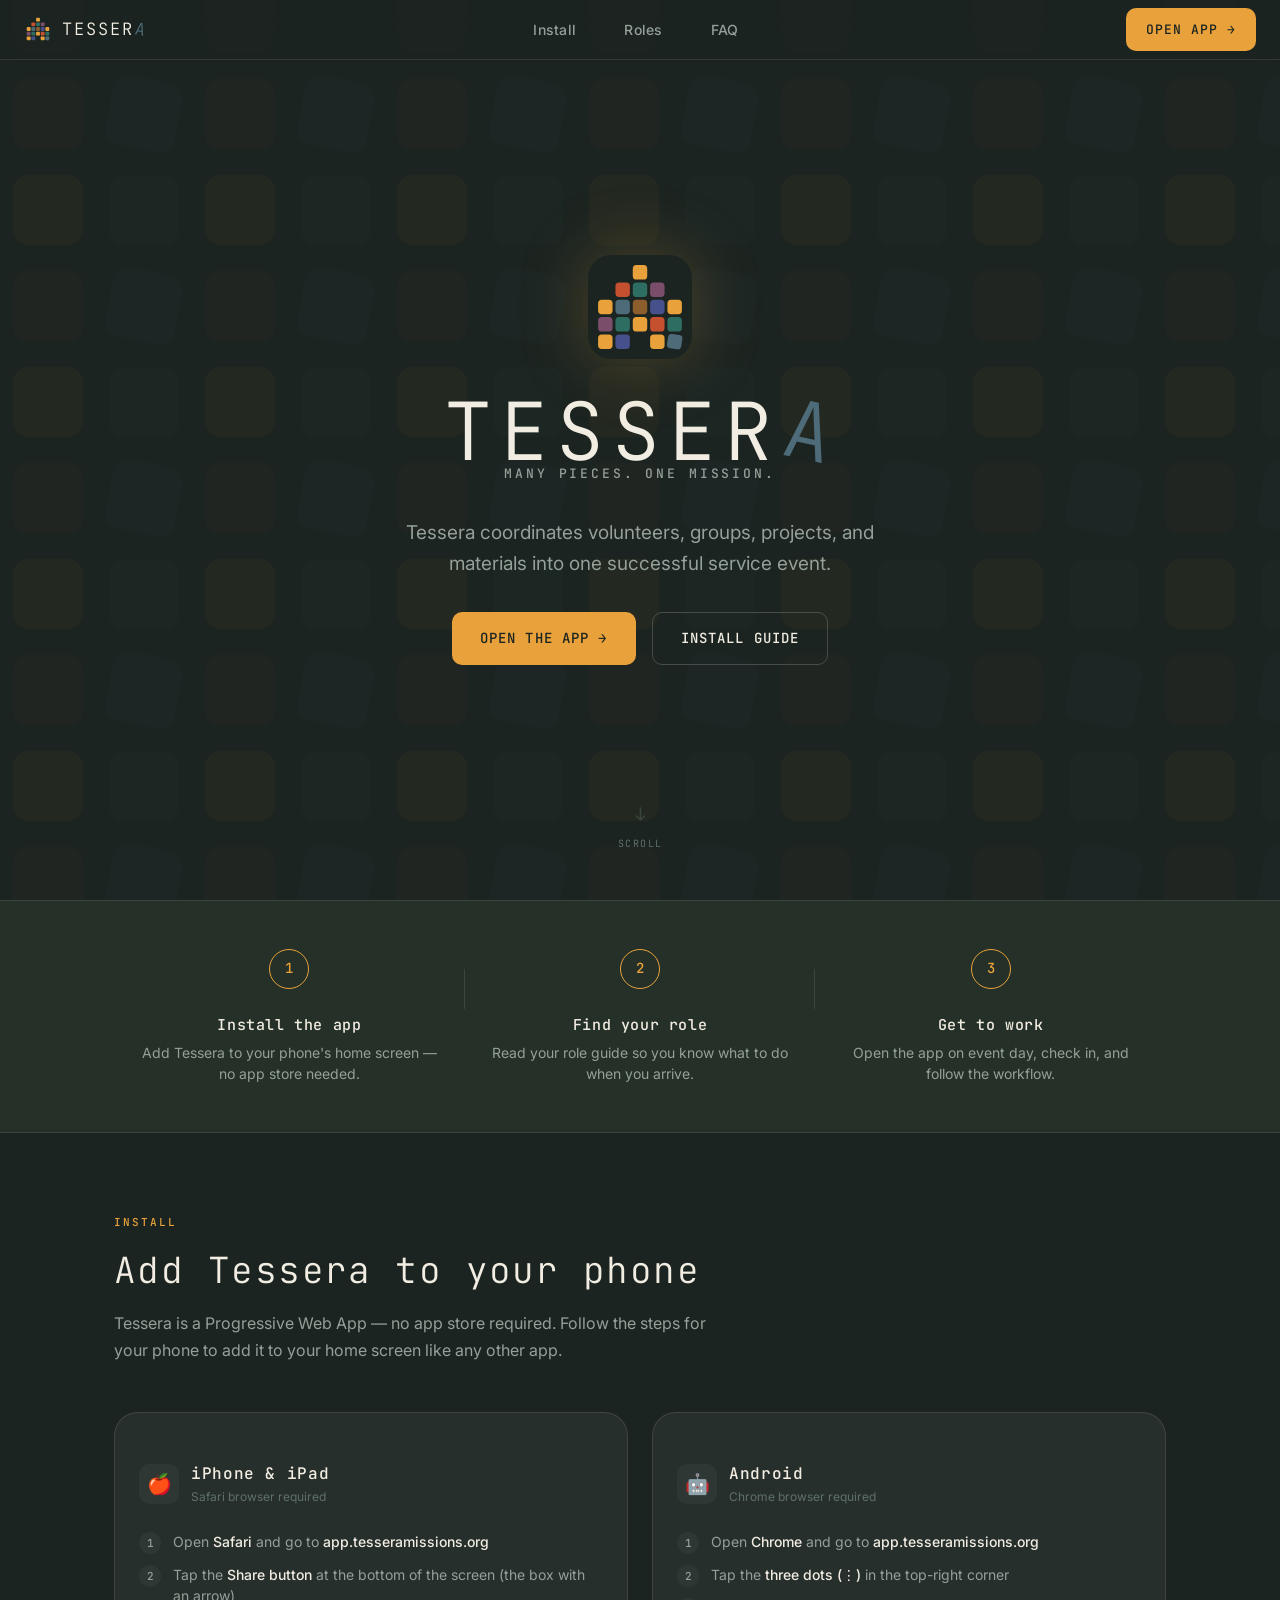
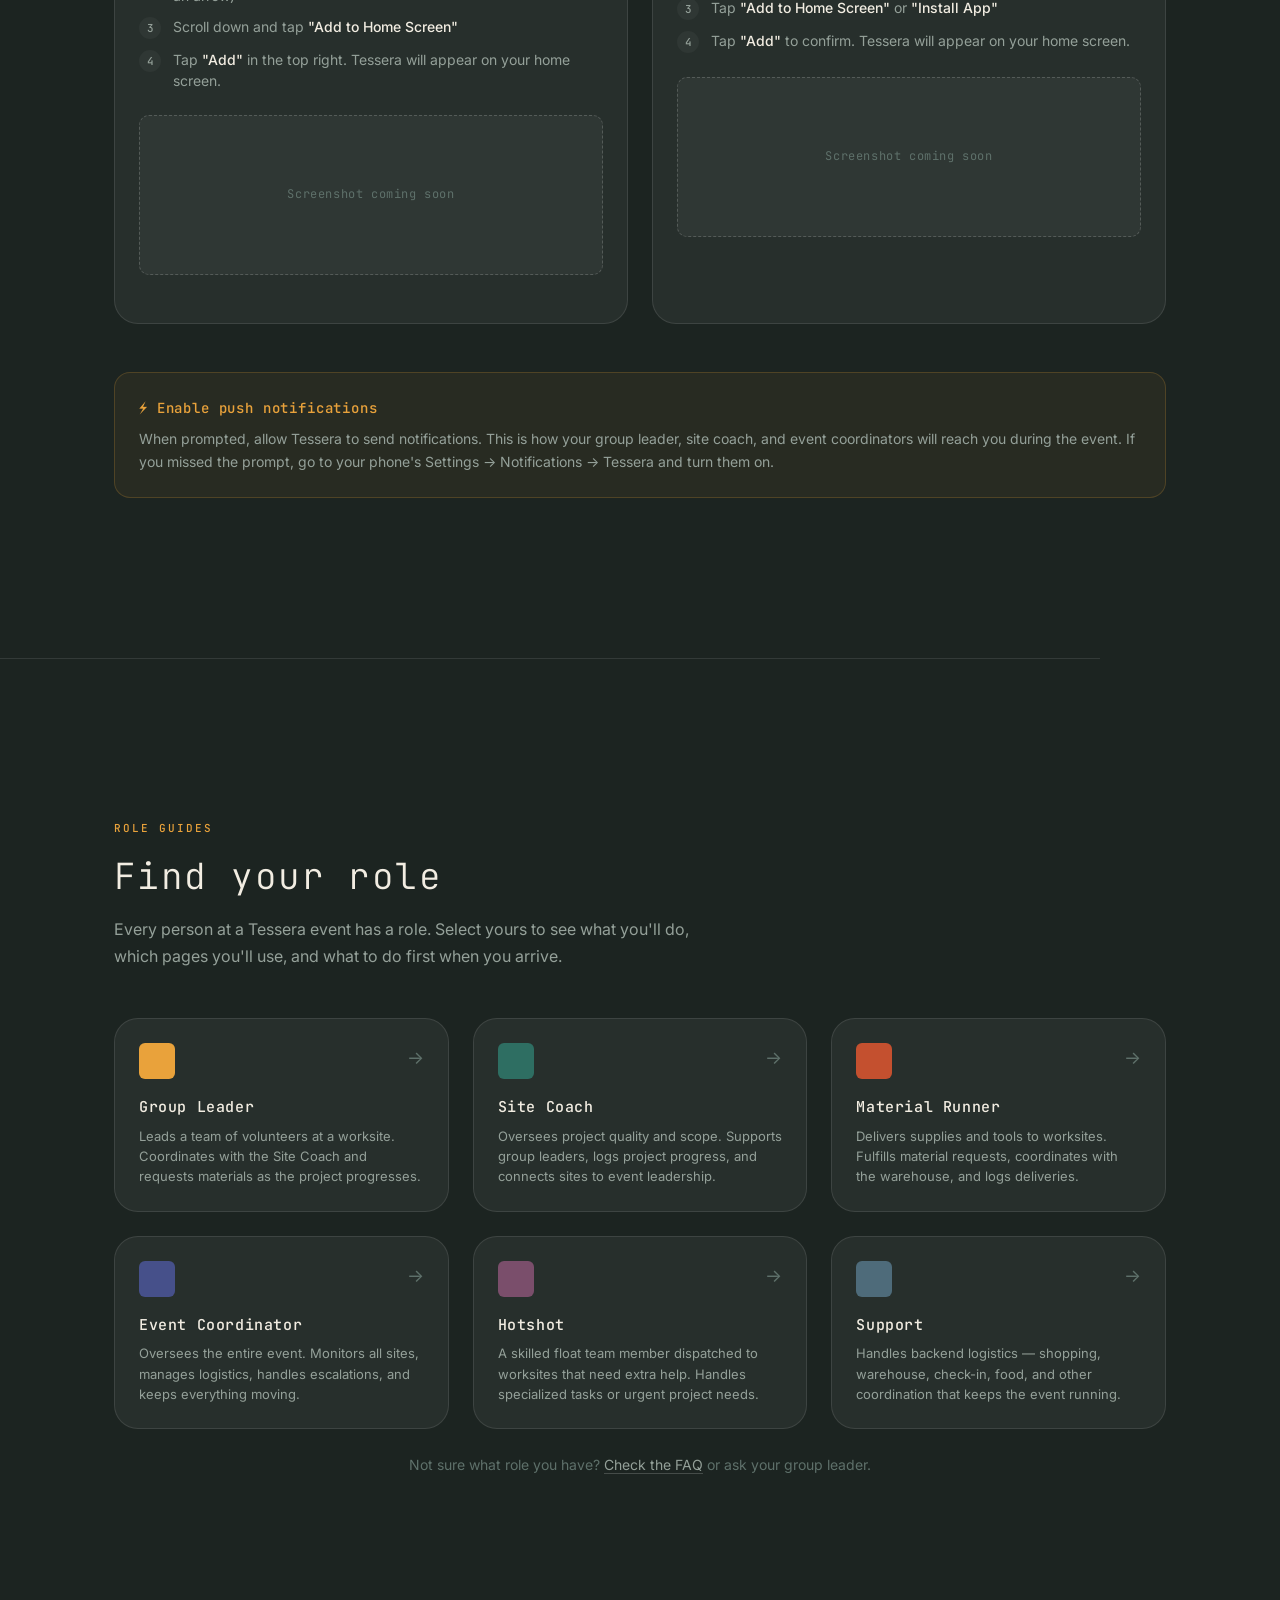
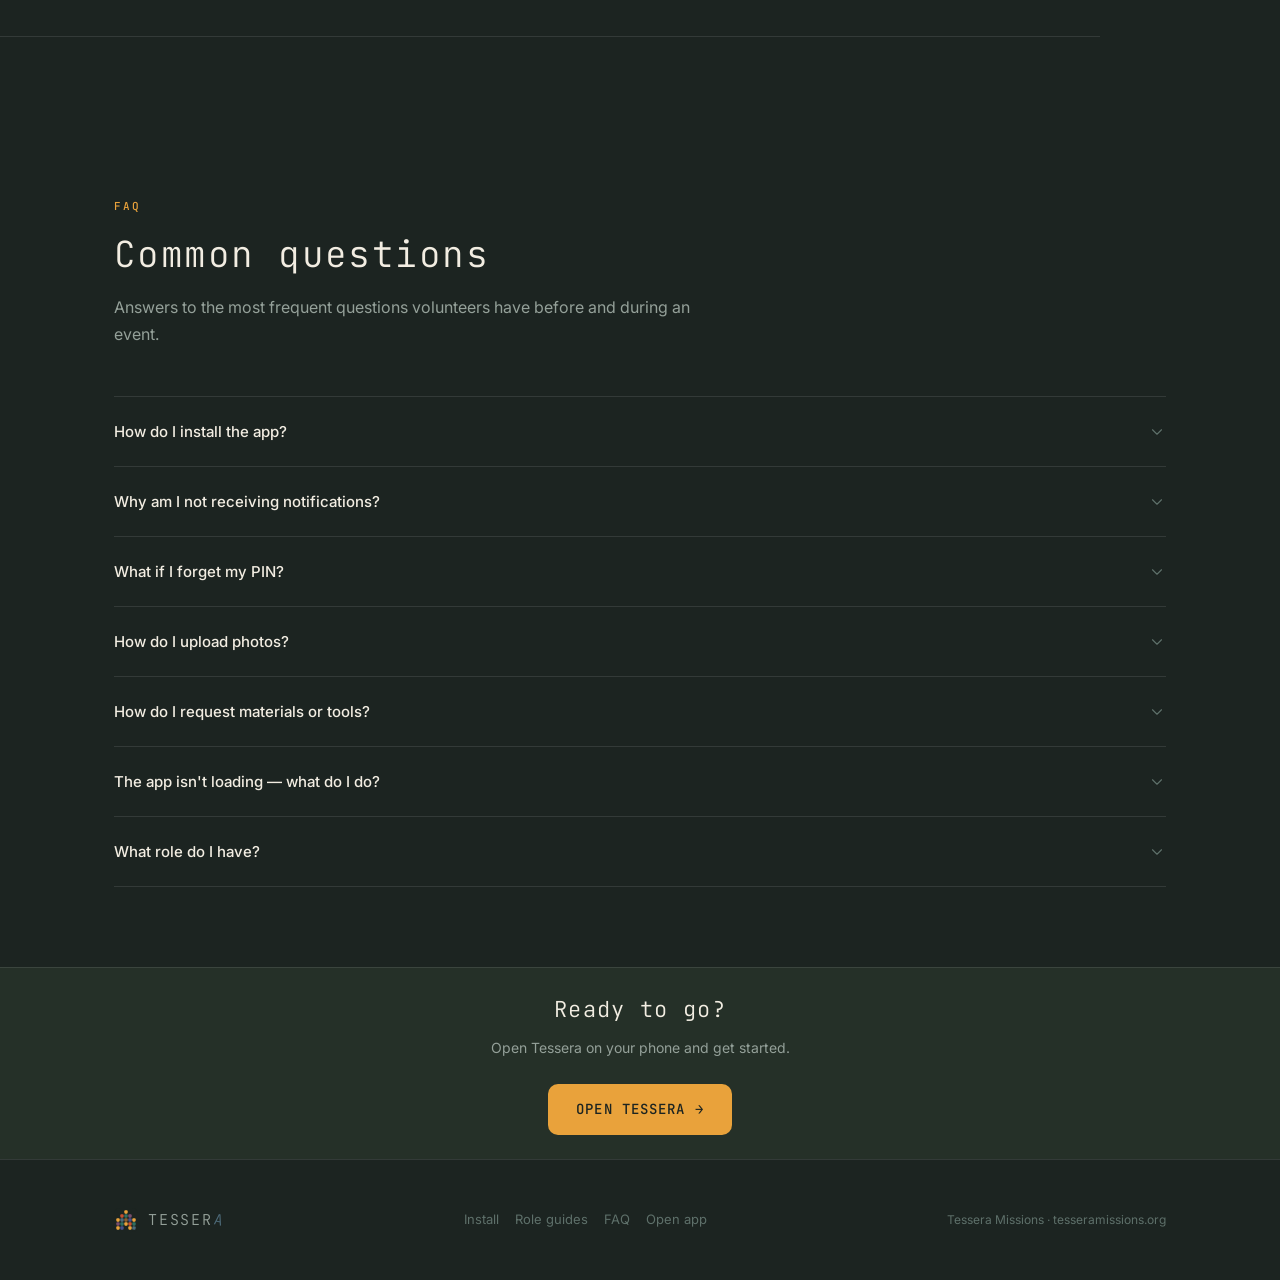
<file: files/index.html>
<!DOCTYPE html>
<html lang="en">
<head>
  <meta charset="UTF-8">
  <meta name="viewport" content="width=device-width, initial-scale=1.0">
  <title>Tessera — Many pieces. One mission.</title>
  <meta name="description" content="Tessera coordinates volunteers, groups, projects, and materials into one successful mission effort. Install the app, find your role, and get to work.">
  <meta name="theme-color" content="#1C2421">

  <!-- Favicons (update paths once you have favicon files) -->
  <link rel="icon" href="/assets/logo/icon.svg" type="image/svg+xml">

  <link rel="stylesheet" href="/css/styles.css">
</head>
<body>

  <!-- ============ NAV ============ -->
  <nav class="nav" role="navigation" aria-label="Main navigation">
    <a href="/" class="nav-logo" aria-label="Tessera home">
      <img src="/assets/logo/icon.svg" alt="Tessera icon" width="28" height="28">
      <span class="nav-wordmark">TESSER<span>A</span></span>
    </a>

    <div class="nav-links" role="list">
      <a href="#install" role="listitem">Install</a>
      <a href="/roles/" role="listitem">Roles</a>
      <a href="#faq" role="listitem">FAQ</a>
    </div>

    <div class="nav-cta">
      <a href="https://app.tesseramissions.org" class="btn btn-primary" target="_blank" rel="noopener">
        Open App →
      </a>
      <button class="nav-hamburger" id="hamburger" aria-label="Open menu" aria-expanded="false">
        <span></span>
        <span></span>
        <span></span>
      </button>
    </div>
  </nav>

  <!-- Mobile drawer -->
  <div class="nav-drawer" id="navDrawer" role="dialog" aria-label="Navigation menu">
    <a href="#install" onclick="closeDrawer()">Install</a>
    <a href="/roles/" onclick="closeDrawer()">Role guides</a>
    <a href="#faq" onclick="closeDrawer()">FAQ</a>
    <a href="https://app.tesseramissions.org" target="_blank" rel="noopener" style="color: var(--amber);">Open app →</a>
  </div>

  <main>

    <!-- ============ HERO ============ -->
    <section class="hero" aria-labelledby="hero-title">

      <!-- Tile mosaic background texture -->
      <div class="hero-tiles" aria-hidden="true">
        <svg viewBox="0 0 800 600" preserveAspectRatio="xMidYMid slice" xmlns="http://www.w3.org/2000/svg">
          <!-- Repeating tile pattern across the full background -->
          <defs>
            <pattern id="tile-pattern" x="0" y="0" width="120" height="120" patternUnits="userSpaceOnUse">
              <rect x="8"  y="8"  width="44" height="44" rx="10" fill="#E9A23B"/>
              <rect x="68" y="8"  width="44" height="44" rx="10" fill="#2E6E62"/>
              <rect x="8"  y="68" width="44" height="44" rx="10" fill="#C4502F"/>
              <rect x="68" y="68" width="44" height="44" rx="10" fill="#4E6B7A" transform="rotate(11 90 90)"/>
            </pattern>
          </defs>
          <rect width="100%" height="100%" fill="url(#tile-pattern)"/>
        </svg>
      </div>

      <div class="hero-lockup fade-in visible">
        <img
          src="/assets/logo/icon.svg"
          alt="Tessera tile-house icon"
          class="hero-icon"
          width="80"
          height="80"
        >

        <div>
          <h1 class="hero-title" id="hero-title">TESSER<span>A</span></h1>
          <p class="hero-tagline">Many pieces. One mission.</p>
        </div>

        <p class="hero-description">
          Tessera coordinates volunteers, groups, projects, and materials
          into one successful service event.
        </p>

        <div class="hero-actions">
          <a href="https://app.tesseramissions.org" class="btn btn-primary btn-lg" target="_blank" rel="noopener">
            Open the App →
          </a>
          <a href="#install" class="btn btn-outline btn-lg">
            Install guide
          </a>
        </div>
      </div>

      <div class="hero-scroll" aria-hidden="true">
        <svg viewBox="0 0 16 24" fill="none" xmlns="http://www.w3.org/2000/svg">
          <path d="M8 4v12M4 12l4 4 4-4" stroke="currentColor" stroke-width="1.5" stroke-linecap="round" stroke-linejoin="round"/>
        </svg>
        Scroll
      </div>
    </section>

    <!-- ============ QUICK START ============ -->
    <section class="quickstart" aria-labelledby="quickstart-heading">
      <div class="container">
        <div class="quickstart-steps">
          <div class="quickstart-step fade-in">
            <div class="step-number" aria-hidden="true">1</div>
            <div class="step-content">
              <h3>Install the app</h3>
              <p>Add Tessera to your phone's home screen — no app store needed.</p>
            </div>
          </div>
          <div class="quickstart-step fade-in">
            <div class="step-number" aria-hidden="true">2</div>
            <div class="step-content">
              <h3>Find your role</h3>
              <p>Read your role guide so you know what to do when you arrive.</p>
            </div>
          </div>
          <div class="quickstart-step fade-in">
            <div class="step-number" aria-hidden="true">3</div>
            <div class="step-content">
              <h3>Get to work</h3>
              <p>Open the app on event day, check in, and follow the workflow.</p>
            </div>
          </div>
        </div>
      </div>
    </section>

    <!-- ============ INSTALL ============ -->
    <section class="section" id="install" aria-labelledby="install-heading">
      <div class="container">
        <p class="section-label">Install</p>
        <h2 class="section-title" id="install-heading">Add Tessera to your phone</h2>
        <p class="section-body">
          Tessera is a Progressive Web App — no app store required. Follow the steps for your phone to add it to your home screen like any other app.
        </p>

        <div class="install-cards">

          <!-- iOS card -->
          <div class="install-card fade-in">
            <div class="install-card-header">
              <div class="install-card-icon" aria-hidden="true">🍎</div>
              <div>
                <h3>iPhone &amp; iPad</h3>
                <p>Safari browser required</p>
              </div>
            </div>
            <ol class="install-steps" aria-label="iPhone install steps">
              <li class="install-step">
                <div class="install-step-num" aria-hidden="true">1</div>
                <p>Open <strong>Safari</strong> and go to <strong>app.tesseramissions.org</strong></p>
              </li>
              <li class="install-step">
                <div class="install-step-num" aria-hidden="true">2</div>
                <p>Tap the <strong>Share button</strong> at the bottom of the screen (the box with an arrow)</p>
              </li>
              <li class="install-step">
                <div class="install-step-num" aria-hidden="true">3</div>
                <p>Scroll down and tap <strong>"Add to Home Screen"</strong></p>
              </li>
              <li class="install-step">
                <div class="install-step-num" aria-hidden="true">4</div>
                <p>Tap <strong>"Add"</strong> in the top right. Tessera will appear on your home screen.</p>
              </li>
            </ol>
            <div class="install-screenshot" aria-label="Screenshot placeholder — iPhone install steps">
              Screenshot coming soon
            </div>
          </div>

          <!-- Android card -->
          <div class="install-card fade-in">
            <div class="install-card-header">
              <div class="install-card-icon" aria-hidden="true">🤖</div>
              <div>
                <h3>Android</h3>
                <p>Chrome browser required</p>
              </div>
            </div>
            <ol class="install-steps" aria-label="Android install steps">
              <li class="install-step">
                <div class="install-step-num" aria-hidden="true">1</div>
                <p>Open <strong>Chrome</strong> and go to <strong>app.tesseramissions.org</strong></p>
              </li>
              <li class="install-step">
                <div class="install-step-num" aria-hidden="true">2</div>
                <p>Tap the <strong>three dots (⋮)</strong> in the top-right corner</p>
              </li>
              <li class="install-step">
                <div class="install-step-num" aria-hidden="true">3</div>
                <p>Tap <strong>"Add to Home Screen"</strong> or <strong>"Install App"</strong></p>
              </li>
              <li class="install-step">
                <div class="install-step-num" aria-hidden="true">4</div>
                <p>Tap <strong>"Add"</strong> to confirm. Tessera will appear on your home screen.</p>
              </li>
            </ol>
            <div class="install-screenshot" aria-label="Screenshot placeholder — Android install steps">
              Screenshot coming soon
            </div>
          </div>

        </div><!-- /install-cards -->

        <!-- Push notification reminder -->
        <div class="notif-box fade-in" role="note" aria-label="Notification setup">
          <h3>⚡ Enable push notifications</h3>
          <p>
            When prompted, allow Tessera to send notifications. This is how your group leader, site coach,
            and event coordinators will reach you during the event. If you missed the prompt,
            go to your phone's Settings → Notifications → Tessera and turn them on.
          </p>
        </div>

      </div>
    </section>

    <div class="divider container"></div>

    <!-- ============ ROLE GUIDES ============ -->
    <section class="section" id="roles" aria-labelledby="roles-heading">
      <div class="container">
        <p class="section-label">Role guides</p>
        <h2 class="section-title" id="roles-heading">Find your role</h2>
        <p class="section-body">
          Every person at a Tessera event has a role. Select yours to see what you'll do, which pages you'll use, and what to do first when you arrive.
        </p>

        <div class="roles-grid">

          <a href="/roles/group-leader.html" class="role-card fade-in" data-role="group-leader">
            <div class="role-card-top">
              <div class="role-tile" aria-hidden="true"></div>
              <span class="role-arrow" aria-hidden="true">→</span>
            </div>
            <h3>Group Leader</h3>
            <p>Leads a team of volunteers at a worksite. Coordinates with the Site Coach and requests materials as the project progresses.</p>
          </a>

          <a href="/roles/site-coach.html" class="role-card fade-in" data-role="site-coach">
            <div class="role-card-top">
              <div class="role-tile" aria-hidden="true"></div>
              <span class="role-arrow" aria-hidden="true">→</span>
            </div>
            <h3>Site Coach</h3>
            <p>Oversees project quality and scope. Supports group leaders, logs project progress, and connects sites to event leadership.</p>
          </a>

          <a href="/roles/material-runner.html" class="role-card fade-in" data-role="material-runner">
            <div class="role-card-top">
              <div class="role-tile" aria-hidden="true"></div>
              <span class="role-arrow" aria-hidden="true">→</span>
            </div>
            <h3>Material Runner</h3>
            <p>Delivers supplies and tools to worksites. Fulfills material requests, coordinates with the warehouse, and logs deliveries.</p>
          </a>

          <a href="/roles/event-coordinator.html" class="role-card fade-in" data-role="event-coordinator">
            <div class="role-card-top">
              <div class="role-tile" aria-hidden="true"></div>
              <span class="role-arrow" aria-hidden="true">→</span>
            </div>
            <h3>Event Coordinator</h3>
            <p>Oversees the entire event. Monitors all sites, manages logistics, handles escalations, and keeps everything moving.</p>
          </a>

          <a href="/roles/hotshot.html" class="role-card fade-in" data-role="hotshot">
            <div class="role-card-top">
              <div class="role-tile" aria-hidden="true"></div>
              <span class="role-arrow" aria-hidden="true">→</span>
            </div>
            <h3>Hotshot</h3>
            <p>A skilled float team member dispatched to worksites that need extra help. Handles specialized tasks or urgent project needs.</p>
          </a>

          <a href="/roles/support.html" class="role-card fade-in" data-role="support">
            <div class="role-card-top">
              <div class="role-tile" aria-hidden="true"></div>
              <span class="role-arrow" aria-hidden="true">→</span>
            </div>
            <h3>Support</h3>
            <p>Handles backend logistics — shopping, warehouse, check-in, food, and other coordination that keeps the event running.</p>
          </a>

        </div><!-- /roles-grid -->

        <p class="role-not-sure">
          Not sure what role you have? <a href="#faq">Check the FAQ</a> or ask your group leader.
        </p>

      </div>
    </section>

    <div class="divider container"></div>

    <!-- ============ FAQ ============ -->
    <section class="section" id="faq" aria-labelledby="faq-heading">
      <div class="container">
        <p class="section-label">FAQ</p>
        <h2 class="section-title" id="faq-heading">Common questions</h2>
        <p class="section-body">
          Answers to the most frequent questions volunteers have before and during an event.
        </p>

        <div class="faq-list" role="list">

          <div class="faq-item" role="listitem">
            <button class="faq-question" aria-expanded="false">
              How do I install the app?
              <svg class="faq-chevron" viewBox="0 0 24 24" fill="none" xmlns="http://www.w3.org/2000/svg" aria-hidden="true">
                <path d="M6 9l6 6 6-6" stroke="currentColor" stroke-width="1.5" stroke-linecap="round" stroke-linejoin="round"/>
              </svg>
            </button>
            <div class="faq-answer">
              See the <a href="#install">install guide above</a> for step-by-step instructions for iPhone and Android.
              On iPhone, you must use Safari (not Chrome). On Android, use Chrome. The app does not require an app store download.
            </div>
          </div>

          <div class="faq-item" role="listitem">
            <button class="faq-question" aria-expanded="false">
              Why am I not receiving notifications?
              <svg class="faq-chevron" viewBox="0 0 24 24" fill="none" xmlns="http://www.w3.org/2000/svg" aria-hidden="true">
                <path d="M6 9l6 6 6-6" stroke="currentColor" stroke-width="1.5" stroke-linecap="round" stroke-linejoin="round"/>
              </svg>
            </button>
            <div class="faq-answer">
              Notifications may be blocked if you tapped "Don't Allow" when first prompted. To fix it:
              on iPhone, go to Settings → Notifications → Tessera and turn on Allow Notifications.
              On Android, go to Settings → Apps → Tessera → Notifications. Make sure your phone is not on Do Not Disturb during the event.
            </div>
          </div>

          <div class="faq-item" role="listitem">
            <button class="faq-question" aria-expanded="false">
              What if I forget my PIN?
              <svg class="faq-chevron" viewBox="0 0 24 24" fill="none" xmlns="http://www.w3.org/2000/svg" aria-hidden="true">
                <path d="M6 9l6 6 6-6" stroke="currentColor" stroke-width="1.5" stroke-linecap="round" stroke-linejoin="round"/>
              </svg>
            </button>
            <div class="faq-answer">
              On the login screen, tap "Forgot PIN?" and follow the reset steps.
              If you're at the event and can't get in, find your group leader or an event coordinator — they can look up your access.
            </div>
          </div>

          <div class="faq-item" role="listitem">
            <button class="faq-question" aria-expanded="false">
              How do I upload photos?
              <svg class="faq-chevron" viewBox="0 0 24 24" fill="none" xmlns="http://www.w3.org/2000/svg" aria-hidden="true">
                <path d="M6 9l6 6 6-6" stroke="currentColor" stroke-width="1.5" stroke-linecap="round" stroke-linejoin="round"/>
              </svg>
            </button>
            <div class="faq-answer">
              Inside the app, navigate to your worksite's Photos tab. Tap the camera icon to take a photo directly,
              or the gallery icon to upload from your camera roll. Label the photo as "Before" or "After" when prompted.
              Photos sync automatically when you have a signal.
            </div>
          </div>

          <div class="faq-item" role="listitem">
            <button class="faq-question" aria-expanded="false">
              How do I request materials or tools?
              <svg class="faq-chevron" viewBox="0 0 24 24" fill="none" xmlns="http://www.w3.org/2000/svg" aria-hidden="true">
                <path d="M6 9l6 6 6-6" stroke="currentColor" stroke-width="1.5" stroke-linecap="round" stroke-linejoin="round"/>
              </svg>
            </button>
            <div class="faq-answer">
              Go to your project page and tap "Request Materials." Describe what you need and how many —
              a Material Runner will see the request and deliver to your site. For urgent needs, contact your Site Coach directly.
            </div>
          </div>

          <div class="faq-item" role="listitem">
            <button class="faq-question" aria-expanded="false">
              The app isn't loading — what do I do?
              <svg class="faq-chevron" viewBox="0 0 24 24" fill="none" xmlns="http://www.w3.org/2000/svg" aria-hidden="true">
                <path d="M6 9l6 6 6-6" stroke="currentColor" stroke-width="1.5" stroke-linecap="round" stroke-linejoin="round"/>
              </svg>
            </button>
            <div class="faq-answer">
              First, check your phone's signal or Wi-Fi connection. If you have a connection and the app still won't load,
              close it completely and reopen it. If that doesn't help, try uninstalling and reinstalling from
              <a href="https://app.tesseramissions.org" target="_blank" rel="noopener">app.tesseramissions.org</a>.
              Find a coordinator if the problem continues on event day.
            </div>
          </div>

          <div class="faq-item" role="listitem">
            <button class="faq-question" aria-expanded="false">
              What role do I have?
              <svg class="faq-chevron" viewBox="0 0 24 24" fill="none" xmlns="http://www.w3.org/2000/svg" aria-hidden="true">
                <path d="M6 9l6 6 6-6" stroke="currentColor" stroke-width="1.5" stroke-linecap="round" stroke-linejoin="round"/>
              </svg>
            </button>
            <div class="faq-answer">
              Your role is assigned by event leadership before the event. You may have been told in an email,
              at a pre-event meeting, or by your group leader. If you're unsure, ask your group leader or an event coordinator.
              Most volunteers will be in a group — if that's you, read the <a href="/roles/group-leader.html">Group Leader guide</a> or just follow your group leader's instructions.
            </div>
          </div>

        </div><!-- /faq-list -->

      </div>
    </section>

    <!-- ============ OPEN APP BANNER ============ -->
    <section class="app-banner" aria-label="Open the app">
      <div class="container">
        <h2>Ready to go?</h2>
        <p>Open Tessera on your phone and get started.</p>
        <a href="https://app.tesseramissions.org" class="btn btn-primary btn-lg" target="_blank" rel="noopener">
          Open Tessera →
        </a>
      </div>
    </section>

  </main>

  <!-- ============ FOOTER ============ -->
  <footer class="footer" role="contentinfo">
    <div class="container">
      <div class="footer-inner">
        <a href="/" class="footer-logo" aria-label="Tessera home">
          <img src="/assets/logo/icon.svg" alt="" width="24" height="24" aria-hidden="true">
          <span class="footer-wordmark">TESSER<span>A</span></span>
        </a>
        <nav class="footer-links" aria-label="Footer links">
          <a href="#install">Install</a>
          <a href="/roles/">Role guides</a>
          <a href="#faq">FAQ</a>
          <a href="https://app.tesseramissions.org" target="_blank" rel="noopener">Open app</a>
        </nav>
        <p class="footer-copy">Tessera Missions · tesseramissions.org</p>
      </div>
    </div>
  </footer>

  <script>
    // ---- Nav hamburger ----
    const hamburger = document.getElementById('hamburger');
    const drawer = document.getElementById('navDrawer');

    hamburger.addEventListener('click', () => {
      const isOpen = drawer.classList.toggle('open');
      hamburger.setAttribute('aria-expanded', isOpen);
    });

    function closeDrawer() {
      drawer.classList.remove('open');
      hamburger.setAttribute('aria-expanded', 'false');
    }

    // Close drawer when clicking outside
    document.addEventListener('click', (e) => {
      if (!hamburger.contains(e.target) && !drawer.contains(e.target)) {
        closeDrawer();
      }
    });

    // ---- FAQ accordion ----
    document.querySelectorAll('.faq-question').forEach(btn => {
      btn.addEventListener('click', () => {
        const item = btn.closest('.faq-item');
        const isOpen = item.classList.toggle('open');
        btn.setAttribute('aria-expanded', isOpen);
      });
    });

    // ---- Scroll-triggered fade-ins ----
    const observer = new IntersectionObserver((entries) => {
      entries.forEach(entry => {
        if (entry.isIntersecting) {
          entry.target.classList.add('visible');
          observer.unobserve(entry.target);
        }
      });
    }, { threshold: 0.1, rootMargin: '0px 0px -40px 0px' });

    document.querySelectorAll('.fade-in:not(.visible)').forEach(el => {
      observer.observe(el);
    });

    // ---- Smooth scroll for nav links ----
    document.querySelectorAll('a[href^="#"]').forEach(link => {
      link.addEventListener('click', (e) => {
        const target = document.querySelector(link.getAttribute('href'));
        if (target) {
          e.preventDefault();
          closeDrawer();
          target.scrollIntoView({ behavior: 'smooth', block: 'start' });
        }
      });
    });
  </script>

</body>
</html>
</file>
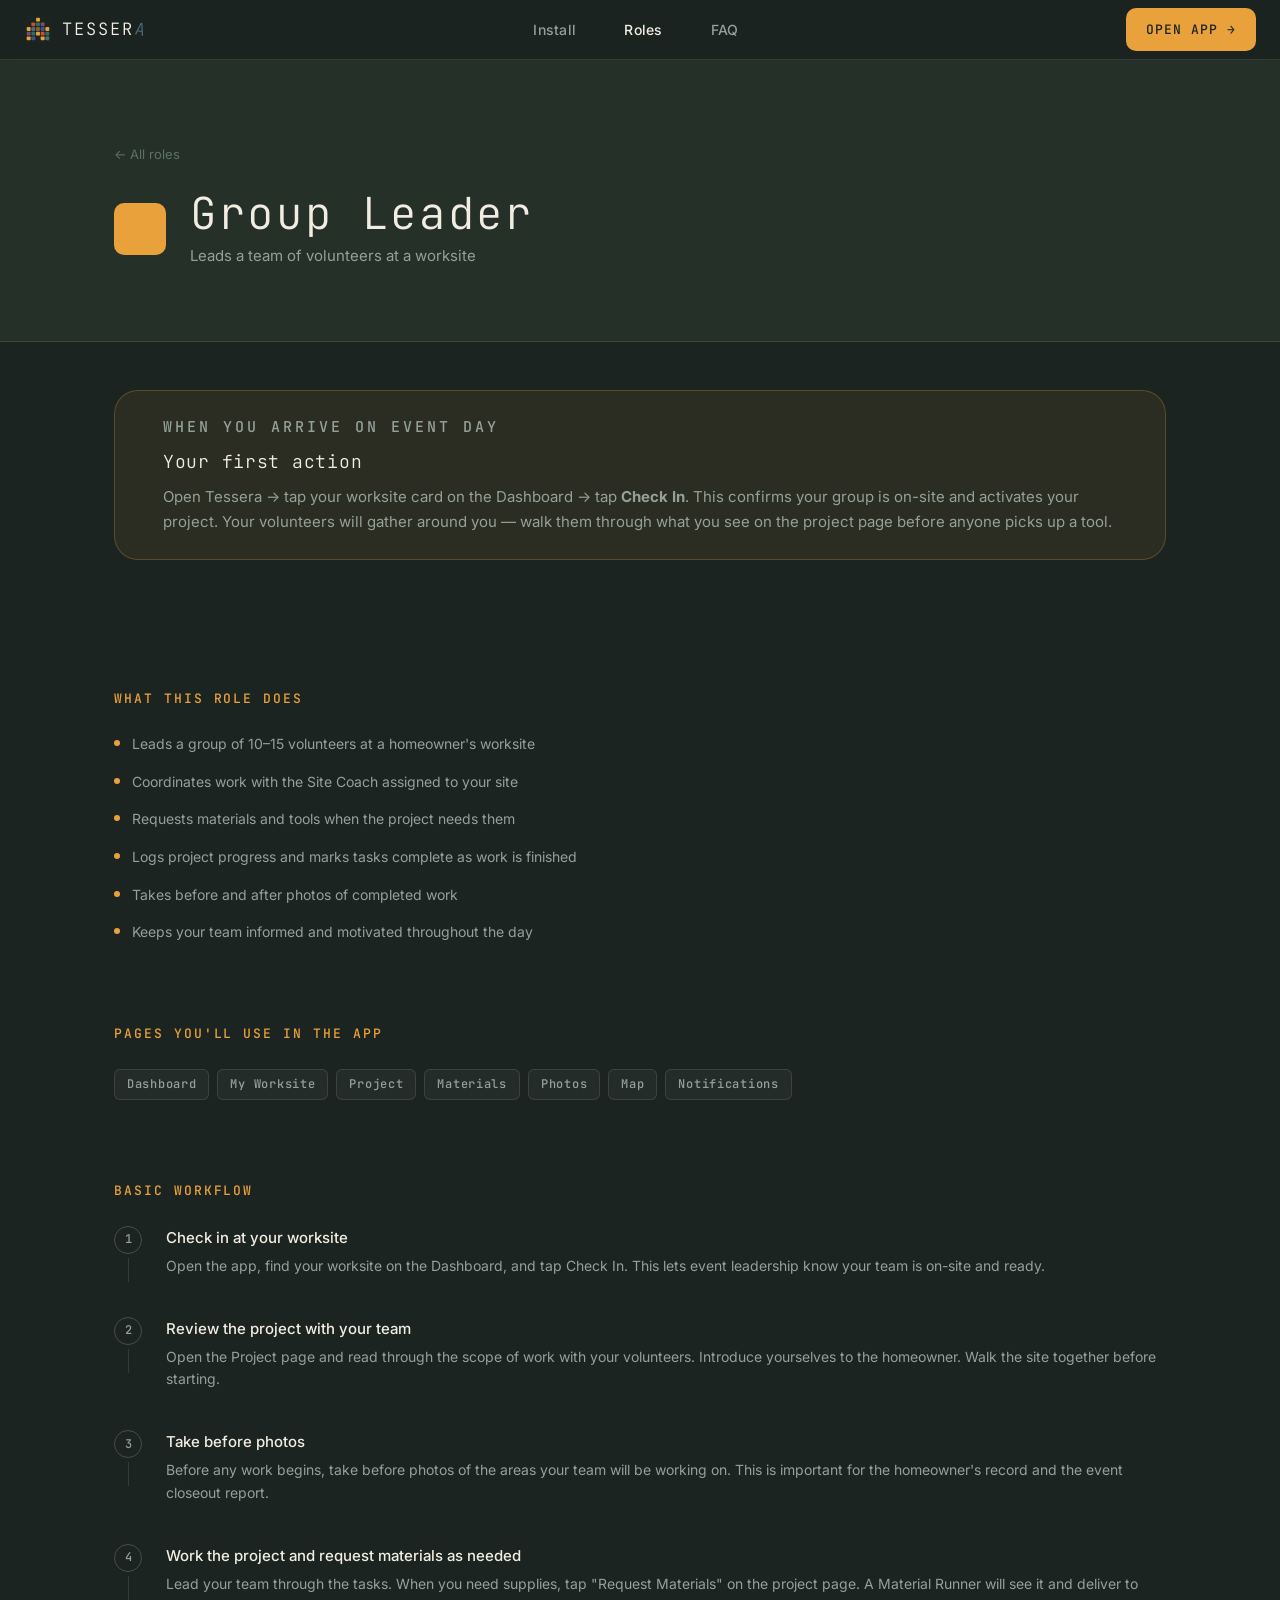
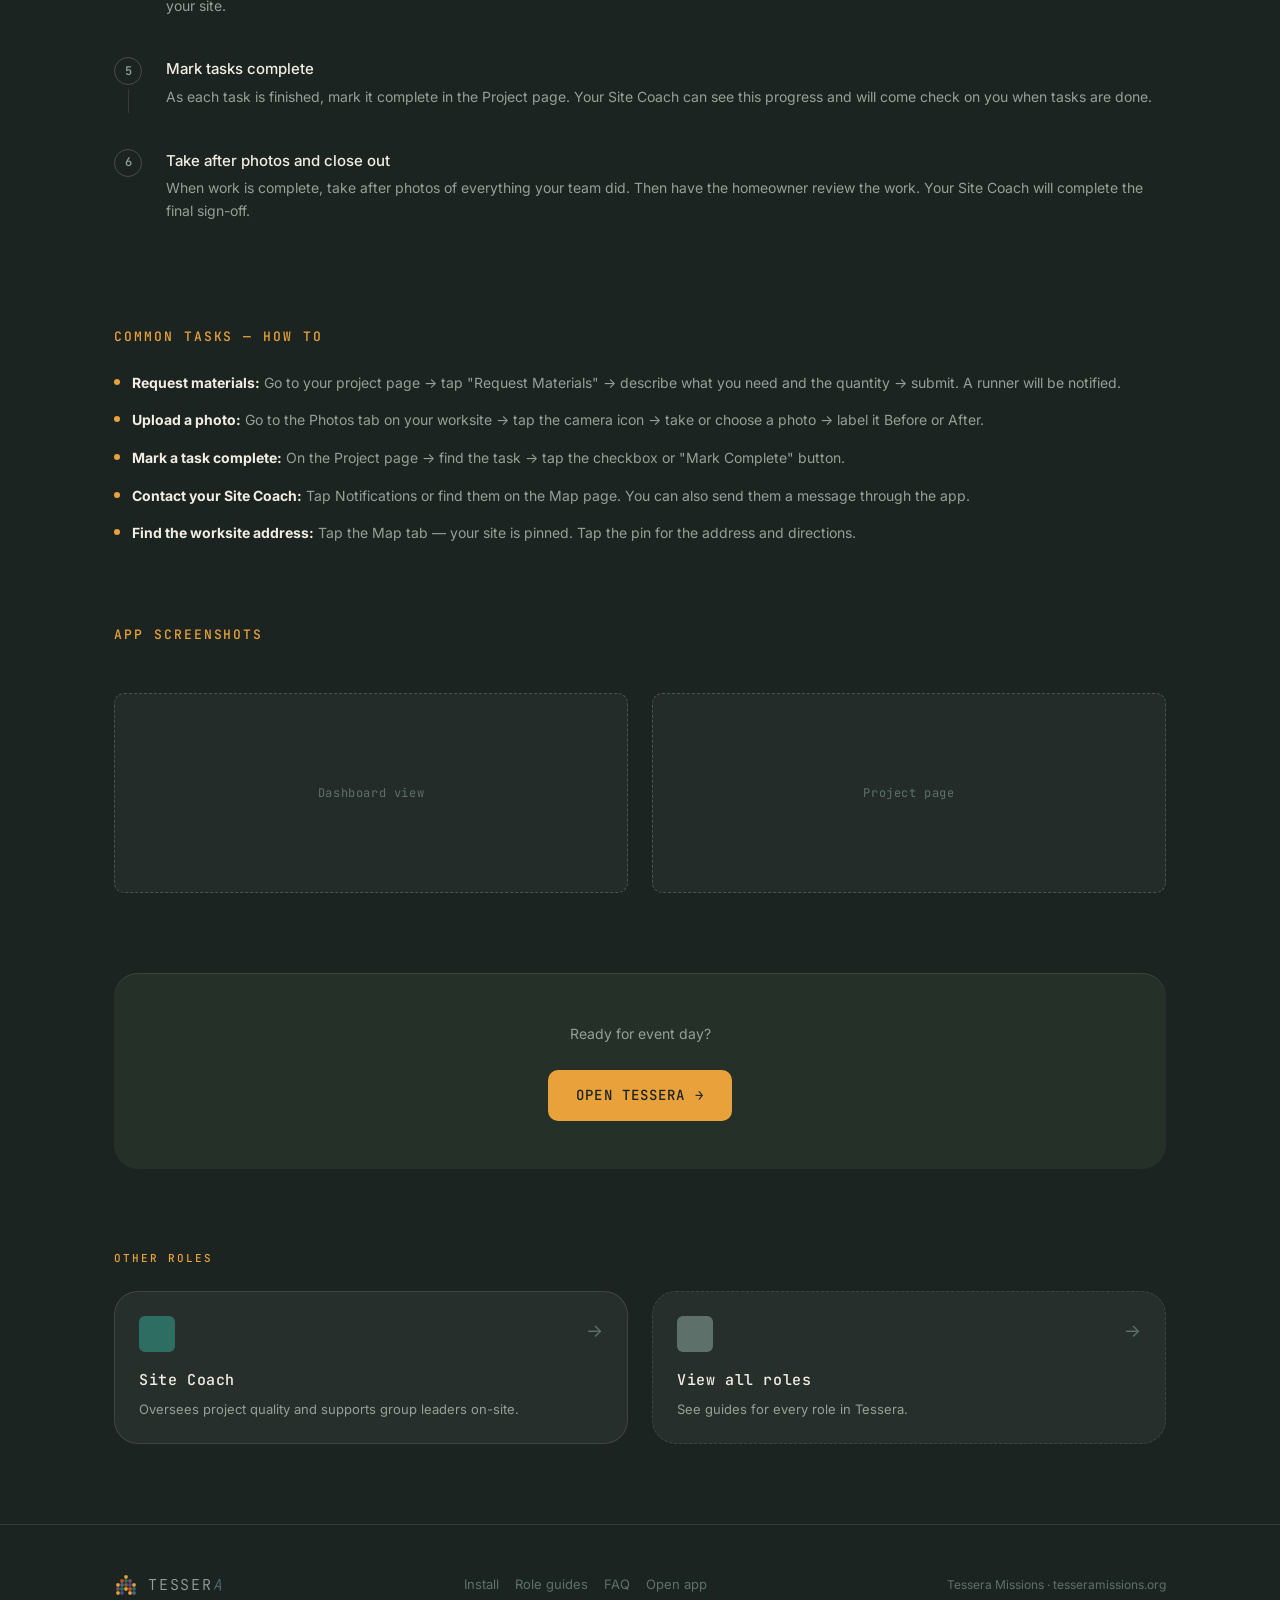
<file: files/group-leader.html>
<!DOCTYPE html>
<html lang="en">
<head>
  <meta charset="UTF-8">
  <meta name="viewport" content="width=device-width, initial-scale=1.0">
  <title>Group Leader — Tessera Role Guide</title>
  <meta name="description" content="Group Leader role guide for Tessera. Learn what you do, which pages you use, and what to do when you arrive on event day.">
  <meta name="theme-color" content="#1C2421">
  <link rel="icon" href="/assets/logo/icon.svg" type="image/svg+xml">
  <link rel="stylesheet" href="/css/styles.css">
</head>
<body>

  <nav class="nav" role="navigation" aria-label="Main navigation">
    <a href="/" class="nav-logo" aria-label="Tessera home">
      <img src="/assets/logo/icon.svg" alt="Tessera icon" width="28" height="28">
      <span class="nav-wordmark">TESSER<span>A</span></span>
    </a>
    <div class="nav-links">
      <a href="/#install">Install</a>
      <a href="/roles/" style="color: var(--text-primary);">Roles</a>
      <a href="/#faq">FAQ</a>
    </div>
    <div class="nav-cta">
      <a href="https://app.tesseramissions.org" class="btn btn-primary" target="_blank" rel="noopener">Open App →</a>
      <button class="nav-hamburger" id="hamburger" aria-label="Open menu" aria-expanded="false">
        <span></span><span></span><span></span>
      </button>
    </div>
  </nav>

  <div class="nav-drawer" id="navDrawer">
    <a href="/#install" onclick="closeDrawer()">Install</a>
    <a href="/roles/" onclick="closeDrawer()">Role guides</a>
    <a href="/#faq" onclick="closeDrawer()">FAQ</a>
    <a href="https://app.tesseramissions.org" target="_blank" rel="noopener" style="color: var(--amber);">Open app →</a>
  </div>

  <main class="role-page">

    <!-- ROLE HERO -->
    <div class="role-hero" style="background: var(--ink-light); border-bottom: 1px solid var(--border);">
      <div class="container">
        <a href="/roles/" class="role-hero-back">
          ← All roles
        </a>
        <div class="role-hero-identity">
          <div class="role-hero-tile" style="background: var(--amber);" aria-hidden="true"></div>
          <div>
            <h1 class="role-hero-title">Group Leader</h1>
            <p class="role-hero-subtitle">Leads a team of volunteers at a worksite</p>
          </div>
        </div>
      </div>
    </div>

    <div class="container">

      <!-- FIRST ACTION -->
      <div class="first-action fade-in" role="note" aria-label="First action on event day">
        <p class="first-action-label">When you arrive on event day</p>
        <h2>Your first action</h2>
        <p>
          Open Tessera → tap your worksite card on the Dashboard → tap <strong>Check In</strong>.
          This confirms your group is on-site and activates your project. Your volunteers will gather around you — walk them through what you see on the project page before anyone picks up a tool.
        </p>
      </div>

      <!-- ROLE CONTENT -->
      <div class="role-content">

        <!-- What this role does -->
        <div class="role-section fade-in">
          <h2>What this role does</h2>
          <div class="task-list" role="list">
            <div class="task-item" role="listitem">
              <div class="task-dot" aria-hidden="true"></div>
              <span>Leads a group of 10–15 volunteers at a homeowner's worksite</span>
            </div>
            <div class="task-item" role="listitem">
              <div class="task-dot" aria-hidden="true"></div>
              <span>Coordinates work with the Site Coach assigned to your site</span>
            </div>
            <div class="task-item" role="listitem">
              <div class="task-dot" aria-hidden="true"></div>
              <span>Requests materials and tools when the project needs them</span>
            </div>
            <div class="task-item" role="listitem">
              <div class="task-dot" aria-hidden="true"></div>
              <span>Logs project progress and marks tasks complete as work is finished</span>
            </div>
            <div class="task-item" role="listitem">
              <div class="task-dot" aria-hidden="true"></div>
              <span>Takes before and after photos of completed work</span>
            </div>
            <div class="task-item" role="listitem">
              <div class="task-dot" aria-hidden="true"></div>
              <span>Keeps your team informed and motivated throughout the day</span>
            </div>
          </div>
        </div>

        <!-- Pages used -->
        <div class="role-section fade-in">
          <h2>Pages you'll use in the app</h2>
          <div class="pages-used" role="list" aria-label="App pages for Group Leader">
            <span class="page-chip" role="listitem">Dashboard</span>
            <span class="page-chip" role="listitem">My Worksite</span>
            <span class="page-chip" role="listitem">Project</span>
            <span class="page-chip" role="listitem">Materials</span>
            <span class="page-chip" role="listitem">Photos</span>
            <span class="page-chip" role="listitem">Map</span>
            <span class="page-chip" role="listitem">Notifications</span>
          </div>
        </div>

        <!-- Workflow -->
        <div class="role-section fade-in">
          <h2>Basic workflow</h2>
          <div class="workflow-steps">

            <div class="workflow-step">
              <div class="workflow-step-left">
                <div class="workflow-num" aria-hidden="true">1</div>
                <div class="workflow-line" aria-hidden="true"></div>
              </div>
              <div class="workflow-step-content">
                <h3>Check in at your worksite</h3>
                <p>Open the app, find your worksite on the Dashboard, and tap Check In. This lets event leadership know your team is on-site and ready.</p>
              </div>
            </div>

            <div class="workflow-step">
              <div class="workflow-step-left">
                <div class="workflow-num" aria-hidden="true">2</div>
                <div class="workflow-line" aria-hidden="true"></div>
              </div>
              <div class="workflow-step-content">
                <h3>Review the project with your team</h3>
                <p>Open the Project page and read through the scope of work with your volunteers. Introduce yourselves to the homeowner. Walk the site together before starting.</p>
              </div>
            </div>

            <div class="workflow-step">
              <div class="workflow-step-left">
                <div class="workflow-num" aria-hidden="true">3</div>
                <div class="workflow-line" aria-hidden="true"></div>
              </div>
              <div class="workflow-step-content">
                <h3>Take before photos</h3>
                <p>Before any work begins, take before photos of the areas your team will be working on. This is important for the homeowner's record and the event closeout report.</p>
              </div>
            </div>

            <div class="workflow-step">
              <div class="workflow-step-left">
                <div class="workflow-num" aria-hidden="true">4</div>
                <div class="workflow-line" aria-hidden="true"></div>
              </div>
              <div class="workflow-step-content">
                <h3>Work the project and request materials as needed</h3>
                <p>Lead your team through the tasks. When you need supplies, tap "Request Materials" on the project page. A Material Runner will see it and deliver to your site.</p>
              </div>
            </div>

            <div class="workflow-step">
              <div class="workflow-step-left">
                <div class="workflow-num" aria-hidden="true">5</div>
                <div class="workflow-line" aria-hidden="true"></div>
              </div>
              <div class="workflow-step-content">
                <h3>Mark tasks complete</h3>
                <p>As each task is finished, mark it complete in the Project page. Your Site Coach can see this progress and will come check on you when tasks are done.</p>
              </div>
            </div>

            <div class="workflow-step">
              <div class="workflow-step-left">
                <div class="workflow-num" aria-hidden="true">6</div>
                <div class="workflow-line" aria-hidden="true"></div>
              </div>
              <div class="workflow-step-content">
                <h3>Take after photos and close out</h3>
                <p>When work is complete, take after photos of everything your team did. Then have the homeowner review the work. Your Site Coach will complete the final sign-off.</p>
              </div>
            </div>

          </div>
        </div>

        <!-- Common tasks -->
        <div class="role-section fade-in">
          <h2>Common tasks — how to</h2>
          <div class="task-list" role="list">
            <div class="task-item" role="listitem">
              <div class="task-dot" aria-hidden="true"></div>
              <span><strong style="color: var(--text-primary);">Request materials:</strong> Go to your project page → tap "Request Materials" → describe what you need and the quantity → submit. A runner will be notified.</span>
            </div>
            <div class="task-item" role="listitem">
              <div class="task-dot" aria-hidden="true"></div>
              <span><strong style="color: var(--text-primary);">Upload a photo:</strong> Go to the Photos tab on your worksite → tap the camera icon → take or choose a photo → label it Before or After.</span>
            </div>
            <div class="task-item" role="listitem">
              <div class="task-dot" aria-hidden="true"></div>
              <span><strong style="color: var(--text-primary);">Mark a task complete:</strong> On the Project page → find the task → tap the checkbox or "Mark Complete" button.</span>
            </div>
            <div class="task-item" role="listitem">
              <div class="task-dot" aria-hidden="true"></div>
              <span><strong style="color: var(--text-primary);">Contact your Site Coach:</strong> Tap Notifications or find them on the Map page. You can also send them a message through the app.</span>
            </div>
            <div class="task-item" role="listitem">
              <div class="task-dot" aria-hidden="true"></div>
              <span><strong style="color: var(--text-primary);">Find the worksite address:</strong> Tap the Map tab — your site is pinned. Tap the pin for the address and directions.</span>
            </div>
          </div>
        </div>

        <!-- Screenshot placeholder -->
        <div class="role-section fade-in">
          <h2>App screenshots</h2>
          <div style="display: grid; grid-template-columns: 1fr 1fr; gap: var(--gap-md);">
            <div class="install-screenshot" style="height: 200px;">Dashboard view</div>
            <div class="install-screenshot" style="height: 200px;">Project page</div>
          </div>
        </div>

      </div><!-- /role-content -->

      <!-- BOTTOM CTA -->
      <div class="role-cta fade-in">
        <p>Ready for event day?</p>
        <a href="https://app.tesseramissions.org" class="btn btn-primary btn-lg" target="_blank" rel="noopener">
          Open Tessera →
        </a>
      </div>

      <!-- OTHER ROLES -->
      <div style="margin-bottom: var(--gap-xl);">
        <p class="section-label" style="margin-bottom: var(--gap-md);">Other roles</p>
        <div class="roles-grid" style="grid-template-columns: 1fr 1fr;">
          <a href="/roles/site-coach.html" class="role-card" data-role="site-coach">
            <div class="role-card-top">
              <div class="role-tile"></div>
              <span class="role-arrow">→</span>
            </div>
            <h3>Site Coach</h3>
            <p>Oversees project quality and supports group leaders on-site.</p>
          </a>
          <a href="/roles/" class="role-card" style="border-style: dashed;">
            <div class="role-card-top">
              <div class="role-tile" style="background: var(--text-tertiary);"></div>
              <span class="role-arrow">→</span>
            </div>
            <h3>View all roles</h3>
            <p>See guides for every role in Tessera.</p>
          </a>
        </div>
      </div>

    </div><!-- /container -->
  </main>

  <footer class="footer" role="contentinfo">
    <div class="container">
      <div class="footer-inner">
        <a href="/" class="footer-logo">
          <img src="/assets/logo/icon.svg" alt="" width="24" height="24" aria-hidden="true">
          <span class="footer-wordmark">TESSER<span>A</span></span>
        </a>
        <nav class="footer-links" aria-label="Footer links">
          <a href="/#install">Install</a>
          <a href="/roles/">Role guides</a>
          <a href="/#faq">FAQ</a>
          <a href="https://app.tesseramissions.org" target="_blank" rel="noopener">Open app</a>
        </nav>
        <p class="footer-copy">Tessera Missions · tesseramissions.org</p>
      </div>
    </div>
  </footer>

  <script>
    const hamburger = document.getElementById('hamburger');
    const drawer = document.getElementById('navDrawer');
    hamburger.addEventListener('click', () => {
      const isOpen = drawer.classList.toggle('open');
      hamburger.setAttribute('aria-expanded', isOpen);
    });
    function closeDrawer() {
      drawer.classList.remove('open');
      hamburger.setAttribute('aria-expanded', 'false');
    }
    document.addEventListener('click', (e) => {
      if (!hamburger.contains(e.target) && !drawer.contains(e.target)) closeDrawer();
    });

    const observer = new IntersectionObserver((entries) => {
      entries.forEach(e => { if (e.isIntersecting) { e.target.classList.add('visible'); observer.unobserve(e.target); } });
    }, { threshold: 0.1, rootMargin: '0px 0px -40px 0px' });
    document.querySelectorAll('.fade-in').forEach(el => observer.observe(el));
  </script>

</body>
</html>
</file>
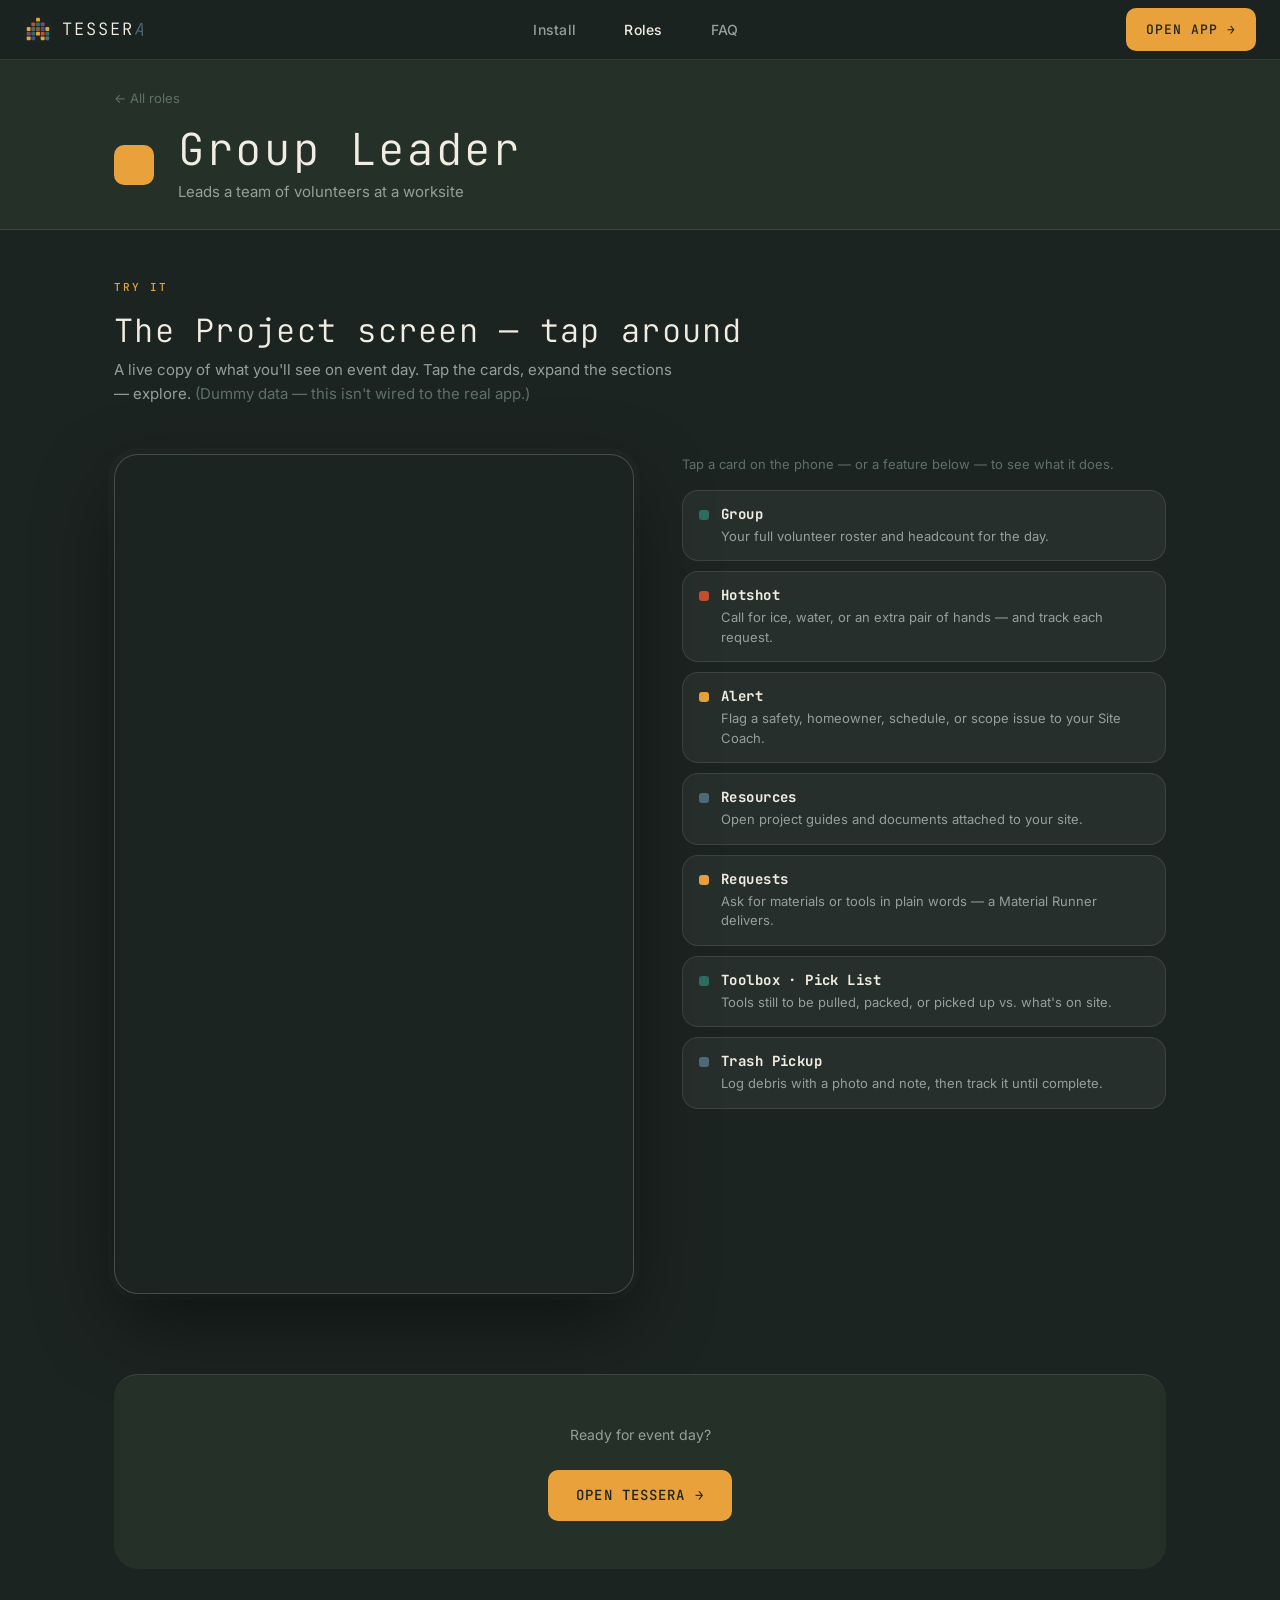
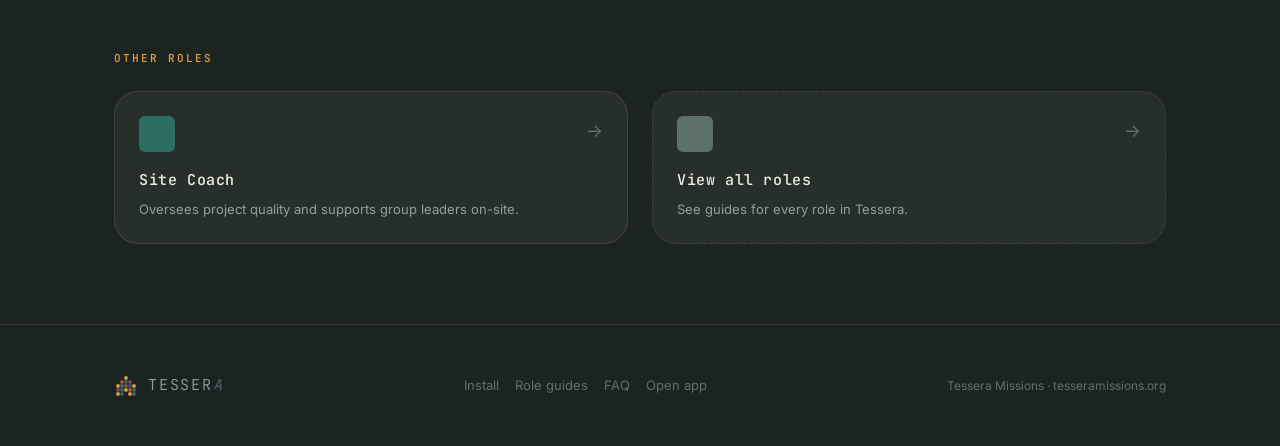
<file: roles/group-leader.html>
<!DOCTYPE html>
<html lang="en">
<head>
  <meta charset="UTF-8">
  <meta name="viewport" content="width=device-width, initial-scale=1.0">
  <title>Group Leader — Tessera Role Guide</title>
  <meta name="description" content="Group Leader role guide for Tessera. Learn what you do, which pages you use, and what to do when you arrive on event day.">
  <meta name="theme-color" content="#1C2421">
  <link rel="icon" href="/assets/logo/icon.svg" type="image/svg+xml">
  <link rel="stylesheet" href="/css/styles.css">
</head>
<body>

  <nav class="nav" role="navigation" aria-label="Main navigation">
    <a href="/" class="nav-logo" aria-label="Tessera home">
      <img src="/assets/logo/icon.svg" alt="Tessera icon" width="28" height="28">
      <span class="nav-wordmark">TESSER<span>A</span></span>
    </a>
    <div class="nav-links">
      <a href="/#install">Install</a>
      <a href="/roles/" style="color: var(--text-primary);">Roles</a>
      <a href="/#faq">FAQ</a>
    </div>
    <div class="nav-cta">
      <a href="https://app.tesseramissions.org" class="btn btn-primary" target="_blank" rel="noopener">Open App →</a>
      <button class="nav-hamburger" id="hamburger" aria-label="Open menu" aria-expanded="false">
        <span></span><span></span><span></span>
      </button>
    </div>
  </nav>

  <div class="nav-drawer" id="navDrawer">
    <a href="/#install" onclick="closeDrawer()">Install</a>
    <a href="/roles/" onclick="closeDrawer()">Role guides</a>
    <a href="/#faq" onclick="closeDrawer()">FAQ</a>
    <a href="https://app.tesseramissions.org" target="_blank" rel="noopener" style="color: var(--amber);">Open app →</a>
  </div>

  <main class="role-page">

    <!-- ROLE HERO -->
    <div class="role-hero slim" style="background: var(--ink-light); border-bottom: 1px solid var(--border);">
      <div class="container">
        <a href="/roles/" class="role-hero-back">
          ← All roles
        </a>
        <div class="role-hero-identity">
          <div class="role-hero-tile" style="background: var(--amber);" aria-hidden="true"></div>
          <div>
            <h1 class="role-hero-title">Group Leader</h1>
            <p class="role-hero-subtitle">Leads a team of volunteers at a worksite</p>
          </div>
        </div>
      </div>
    </div>

    <div class="container">

      <!-- INTERACTIVE DEMO -->
      <section class="tm-demo fade-in" aria-label="Interactive Group Leader screen">
        <div class="tm-demo-head">
          <p class="section-label">Try it</p>
          <h2>The Project screen — tap around</h2>
          <p class="tm-demo-sub">A live copy of what you'll see on event day. Tap the cards, expand the sections — explore. <span class="tm-muted">(Dummy data — this isn't wired to the real app.)</span></p>
        </div>

        <div class="tm-grid">

          <!-- PHONE — exact app copy, isolated in an iframe -->
          <div class="tm-phone">
            <iframe class="tm-frame" src="https://app.tesseramissions.org/sandbox/project-execution" title="Group Leader — Project screen (interactive demo)" loading="lazy"></iframe>
          </div>

          <!-- GUIDING CAPTIONS -->
          <div class="tm-captions">
            <p class="tm-cap-hint">Tap a card on the phone — or a feature below — to see what it does.</p>
            <button class="tm-cap" data-trigger="modal:group" type="button"><span class="tm-cap-dot" data-accent="teal"></span><strong>Group</strong><span>Your full volunteer roster and headcount for the day.</span></button>
            <button class="tm-cap" data-trigger="modal:hotshot" type="button"><span class="tm-cap-dot" data-accent="clay"></span><strong>Hotshot</strong><span>Call for ice, water, or an extra pair of hands — and track each request.</span></button>
            <button class="tm-cap" data-trigger="modal:alert" type="button"><span class="tm-cap-dot" data-accent="amber"></span><strong>Alert</strong><span>Flag a safety, homeowner, schedule, or scope issue to your Site Coach.</span></button>
            <button class="tm-cap" data-trigger="modal:resources" type="button"><span class="tm-cap-dot" data-accent="slate"></span><strong>Resources</strong><span>Open project guides and documents attached to your site.</span></button>
            <button class="tm-cap" data-trigger="section:requests" type="button"><span class="tm-cap-dot" data-accent="amber"></span><strong>Requests</strong><span>Ask for materials or tools in plain words — a Material Runner delivers.</span></button>
            <button class="tm-cap" data-trigger="section:toolbox" type="button"><span class="tm-cap-dot" data-accent="teal"></span><strong>Toolbox · Pick List</strong><span>Tools still to be pulled, packed, or picked up vs. what's on site.</span></button>
            <button class="tm-cap" data-trigger="section:trash" type="button"><span class="tm-cap-dot" data-accent="slate"></span><strong>Trash Pickup</strong><span>Log debris with a photo and note, then track it until complete.</span></button>
          </div>

        </div>
      </section>

      <!-- BOTTOM CTA -->
      <div class="role-cta fade-in">
        <p>Ready for event day?</p>
        <a href="https://app.tesseramissions.org" class="btn btn-primary btn-lg" target="_blank" rel="noopener">
          Open Tessera →
        </a>
      </div>

      <!-- OTHER ROLES -->
      <div style="margin-bottom: var(--gap-xl);">
        <p class="section-label" style="margin-bottom: var(--gap-md);">Other roles</p>
        <div class="roles-grid" style="grid-template-columns: 1fr 1fr;">
          <a href="/roles/site-coach.html" class="role-card" data-role="site-coach">
            <div class="role-card-top">
              <div class="role-tile"></div>
              <span class="role-arrow">→</span>
            </div>
            <h3>Site Coach</h3>
            <p>Oversees project quality and supports group leaders on-site.</p>
          </a>
          <a href="/roles/" class="role-card" style="border-style: dashed;">
            <div class="role-card-top">
              <div class="role-tile" style="background: var(--text-tertiary);"></div>
              <span class="role-arrow">→</span>
            </div>
            <h3>View all roles</h3>
            <p>See guides for every role in Tessera.</p>
          </a>
        </div>
      </div>

    </div><!-- /container -->
  </main>

  <footer class="footer" role="contentinfo">
    <div class="container">
      <div class="footer-inner">
        <a href="/" class="footer-logo">
          <img src="/assets/logo/icon.svg" alt="" width="24" height="24" aria-hidden="true">
          <span class="footer-wordmark">TESSER<span>A</span></span>
        </a>
        <nav class="footer-links" aria-label="Footer links">
          <a href="/#install">Install</a>
          <a href="/roles/">Role guides</a>
          <a href="/#faq">FAQ</a>
          <a href="https://app.tesseramissions.org" target="_blank" rel="noopener">Open app</a>
        </nav>
        <p class="footer-copy">Tessera Missions · tesseramissions.org</p>
      </div>
    </div>
  </footer>

  <script>
    const hamburger = document.getElementById('hamburger');
    const drawer = document.getElementById('navDrawer');
    hamburger.addEventListener('click', () => {
      const isOpen = drawer.classList.toggle('open');
      hamburger.setAttribute('aria-expanded', isOpen);
    });
    function closeDrawer() {
      drawer.classList.remove('open');
      hamburger.setAttribute('aria-expanded', 'false');
    }
    document.addEventListener('click', (e) => {
      if (!hamburger.contains(e.target) && !drawer.contains(e.target)) closeDrawer();
    });

    const observer = new IntersectionObserver((entries) => {
      entries.forEach(e => { if (e.isIntersecting) { e.target.classList.add('visible'); observer.unobserve(e.target); } });
    }, { threshold: 0.1, rootMargin: '0px 0px -40px 0px' });
    document.querySelectorAll('.fade-in').forEach(el => observer.observe(el));

    // ---- Group Leader demo: guiding captions drive the iframe copy ----
    (function () {
      const frame = document.querySelector('.tm-frame');
      if (!frame) return;
      const post = (msg) => { try { frame.contentWindow.postMessage(msg, '*'); } catch (e) {} };
      document.querySelectorAll('.tm-cap[data-trigger]').forEach(c => {
        const [kind, name] = c.dataset.trigger.split(':');
        // hover → highlight the matching card/section inside the demo
        c.addEventListener('mouseenter', () => post({ tessera: 'hl', kind, name, on: true }));
        c.addEventListener('mouseleave', () => post({ tessera: 'hl', on: false }));
        // click → open / expand it
        c.addEventListener('click', () => {
          post({ tessera: 'go', kind, name });
          frame.scrollIntoView({ behavior: 'smooth', block: 'center' });
          document.querySelectorAll('.tm-cap').forEach(x => x.classList.remove('active'));
          c.classList.add('active');
        });
      });
    })();
  </script>

</body>
</html>
</file>
<file: css/styles.css>
/* ============================================================
   TESSERA MISSIONS — Landing Site Design System
   tesseramissions.org
   ============================================================ */

/* --- Google Fonts --- */
@import url('https://fonts.googleapis.com/css2?family=JetBrains+Mono:wght@300;400;500&family=Inter:wght@400;500;600&display=swap');

/* --- Tokens --- */
:root {
  /* Brand palette — light-tier (static) */
  --ink:       #1C2421;
  --ink-light: #253028;
  --ink-mid:   #2E3B37;
  --amber:     #E9A23B;
  --amber-dim: #c4882e;
  --teal:      #2E6E62;
  --clay:      #C4502F;
  --slate:     #4E6B7A;
  --plum:      #7A4E6B;
  --indigo:    #46508A;
  --bronze:    #8C5E2E;

  /* Surface colors */
  --surface:       rgba(255,255,255,0.04);
  --surface-hover: rgba(255,255,255,0.07);
  --surface-card:  rgba(255,255,255,0.05);
  --border:        rgba(255,255,255,0.10);
  --border-strong: rgba(255,255,255,0.18);

  /* Text */
  --text-primary:   #F2EDE2;   /* cream */
  --text-secondary: #94A099;   /* muted green-gray */
  --text-tertiary:  #5E706A;

  /* Type */
  --font-mono: 'JetBrains Mono', ui-monospace, monospace;
  --font-body: 'Inter', system-ui, -apple-system, sans-serif;

  /* Spacing */
  --gap-xs:  8px;
  --gap-sm:  16px;
  --gap-md:  24px;
  --gap-lg:  48px;
  --gap-xl:  80px;
  --gap-2xl: 120px;

  /* Radius */
  --radius-sm:  6px;
  --radius-md:  10px;
  --radius-lg:  16px;
  --radius-xl:  24px;

  /* Max content width */
  --max-width: 1100px;
  --content-width: 720px;
}

/* --- Reset --- */
*, *::before, *::after { box-sizing: border-box; margin: 0; padding: 0; }
html { -webkit-text-size-adjust: 100%; scroll-behavior: smooth; }
body {
  background: var(--ink);
  color: var(--text-primary);
  font-family: var(--font-body);
  font-size: 16px;
  line-height: 1.65;
  -webkit-font-smoothing: antialiased;
}
img, svg { display: block; max-width: 100%; }
a { color: inherit; text-decoration: none; }
button { font-family: inherit; cursor: pointer; border: none; background: none; }
ul { list-style: none; }

/* ============================================================
   NAVIGATION
   ============================================================ */

.nav {
  position: fixed;
  top: 0; left: 0; right: 0;
  z-index: 100;
  padding: 0 var(--gap-md);
  height: 60px;
  display: flex;
  align-items: center;
  justify-content: space-between;
  background: rgba(28, 36, 33, 0.88);
  backdrop-filter: blur(12px);
  -webkit-backdrop-filter: blur(12px);
  border-bottom: 1px solid var(--border);
}

.nav-logo {
  display: flex;
  align-items: center;
  gap: 10px;
}

.nav-logo img {
  width: 28px;
  height: 28px;
}

.nav-wordmark {
  font-family: var(--font-mono);
  font-weight: 300;
  font-size: 17px;
  letter-spacing: 0.12em;
  color: var(--text-primary);
}

.nav-wordmark span {
  color: var(--slate);
  display: inline-block;
  transform: rotate(12deg);
  transform-origin: 50% 75%;
}

.nav-links {
  display: none;
  gap: var(--gap-lg);
  align-items: center;
}

.nav-links a {
  font-size: 14px;
  font-weight: 500;
  color: var(--text-secondary);
  transition: color 0.15s;
  letter-spacing: 0.02em;
}

.nav-links a:hover { color: var(--text-primary); }

.nav-cta {
  display: flex;
  align-items: center;
  gap: var(--gap-sm);
}

/* Hamburger — mobile only */
.nav-hamburger {
  width: 36px;
  height: 36px;
  display: flex;
  flex-direction: column;
  justify-content: center;
  gap: 5px;
  padding: 4px;
  cursor: pointer;
  border-radius: var(--radius-sm);
  transition: background 0.15s;
}
.nav-hamburger:hover { background: var(--surface); }
.nav-hamburger span {
  display: block;
  height: 1.5px;
  background: var(--text-secondary);
  border-radius: 2px;
  transition: background 0.15s;
}
.nav-hamburger:hover span { background: var(--text-primary); }

/* Mobile drawer */
.nav-drawer {
  display: none;
  position: fixed;
  top: 60px; left: 0; right: 0;
  background: var(--ink-light);
  border-bottom: 1px solid var(--border);
  padding: var(--gap-md);
  z-index: 99;
  flex-direction: column;
  gap: var(--gap-sm);
}
.nav-drawer.open { display: flex; }
.nav-drawer a {
  font-size: 16px;
  font-weight: 500;
  color: var(--text-secondary);
  padding: 10px 0;
  border-bottom: 1px solid var(--border);
  transition: color 0.15s;
}
.nav-drawer a:last-child { border-bottom: none; }
.nav-drawer a:hover { color: var(--text-primary); }

@media (min-width: 768px) {
  .nav-links { display: flex; }
  .nav-hamburger { display: none; }
}

/* ============================================================
   BUTTONS
   ============================================================ */

.btn {
  display: inline-flex;
  align-items: center;
  gap: 8px;
  font-family: var(--font-mono);
  font-weight: 500;
  font-size: 13px;
  letter-spacing: 0.08em;
  text-transform: uppercase;
  border-radius: var(--radius-md);
  padding: 11px 20px;
  transition: all 0.15s;
  white-space: nowrap;
}

.btn-primary {
  background: var(--amber);
  color: var(--ink);
}
.btn-primary:hover {
  background: var(--amber-dim);
  transform: translateY(-1px);
}
.btn-primary:active { transform: translateY(0); }

.btn-outline {
  background: transparent;
  color: var(--text-primary);
  border: 1px solid var(--border-strong);
}
.btn-outline:hover {
  background: var(--surface);
  border-color: var(--amber);
  color: var(--amber);
}

.btn-ghost {
  background: transparent;
  color: var(--text-secondary);
  padding: 11px 12px;
}
.btn-ghost:hover { color: var(--text-primary); }

.btn-lg {
  font-size: 14px;
  padding: 14px 28px;
}

/* ============================================================
   LAYOUT HELPERS
   ============================================================ */

.container {
  width: 100%;
  max-width: var(--max-width);
  margin: 0 auto;
  padding: 0 var(--gap-md);
}

.section {
  padding: var(--gap-xl) 0;
}

.section + .section {
  padding-top: 0;
}

.section-label {
  font-family: var(--font-mono);
  font-weight: 500;
  font-size: 11px;
  letter-spacing: 0.18em;
  text-transform: uppercase;
  color: var(--amber);
  margin-bottom: var(--gap-sm);
}

.section-title {
  font-family: var(--font-mono);
  font-weight: 300;
  font-size: clamp(24px, 4vw, 36px);
  letter-spacing: 0.04em;
  color: var(--text-primary);
  margin-bottom: var(--gap-sm);
  line-height: 1.3;
}

.section-title span { color: var(--slate); }

.section-body {
  font-size: 16px;
  color: var(--text-secondary);
  max-width: 600px;
  line-height: 1.7;
  margin-bottom: var(--gap-lg);
}

.divider {
  height: 1px;
  background: var(--border);
  margin: var(--gap-xl) 0;
}

/* ============================================================
   HERO
   ============================================================ */

.hero {
  min-height: 100svh;
  display: flex;
  flex-direction: column;
  align-items: center;
  justify-content: center;
  text-align: center;
  padding: 100px var(--gap-md) var(--gap-xl);
  position: relative;
  overflow: hidden;
}

/* Tile mosaic background — the brand motif as ambient texture */
.hero-tiles {
  position: absolute;
  inset: 0;
  pointer-events: none;
  overflow: hidden;
  opacity: 0.03;
}

.hero-tiles svg {
  width: 100%;
  height: 100%;
}

.hero-lockup {
  position: relative;
  z-index: 1;
  display: flex;
  flex-direction: column;
  align-items: center;
  gap: var(--gap-md);
}

.hero-icon {
  width: 104px;
  height: 104px;
  margin-bottom: var(--gap-xs);
  filter: drop-shadow(0 0 32px rgba(233, 162, 59, 0.25));
}

.hero-title {
  font-family: var(--font-mono);
  font-weight: 300;
  font-size: clamp(40px, 9vw, 80px);
  letter-spacing: 0.10em;
  color: var(--text-primary);
  line-height: 1;
  margin-bottom: 0;
}

.hero-title span {
  color: var(--slate);
  display: inline-block;
  transform: rotate(12deg);
  transform-origin: 50% 75%;
}

.hero-tagline {
  font-family: var(--font-mono);
  font-weight: 500;
  font-size: clamp(10px, 1.8vw, 13px);
  letter-spacing: 0.22em;
  text-transform: uppercase;
  color: var(--text-secondary);
  margin-top: -8px;
}

.hero-description {
  font-size: clamp(16px, 2vw, 19px);
  color: var(--text-secondary);
  max-width: 480px;
  line-height: 1.65;
  margin-top: var(--gap-xs);
}

.hero-actions {
  display: flex;
  flex-wrap: wrap;
  gap: var(--gap-sm);
  justify-content: center;
  margin-top: var(--gap-xs);
}

/* Scroll cue */
.hero-scroll {
  position: absolute;
  bottom: var(--gap-lg);
  left: 50%;
  transform: translateX(-50%);
  display: flex;
  flex-direction: column;
  align-items: center;
  gap: 8px;
  color: var(--text-tertiary);
  font-family: var(--font-mono);
  font-size: 10px;
  letter-spacing: 0.15em;
  text-transform: uppercase;
  animation: scrollBob 2s ease-in-out infinite;
}

@keyframes scrollBob {
  0%, 100% { transform: translateX(-50%) translateY(0); }
  50%       { transform: translateX(-50%) translateY(6px); }
}

.hero-scroll svg {
  width: 16px;
  opacity: 0.4;
}

/* ============================================================
   QUICK START (3 steps)
   ============================================================ */

.quickstart {
  background: var(--ink-light);
  border-top: 1px solid var(--border);
  border-bottom: 1px solid var(--border);
  padding: var(--gap-lg) 0;
}

.quickstart-steps {
  display: grid;
  grid-template-columns: 1fr;
  gap: var(--gap-md);
}

.quickstart-step {
  display: flex;
  align-items: flex-start;
  gap: var(--gap-md);
}

.step-number {
  flex-shrink: 0;
  width: 40px;
  height: 40px;
  border-radius: 50%;
  border: 1px solid var(--amber);
  display: flex;
  align-items: center;
  justify-content: center;
  font-family: var(--font-mono);
  font-weight: 500;
  font-size: 14px;
  color: var(--amber);
}

.step-content h3 {
  font-family: var(--font-mono);
  font-weight: 500;
  font-size: 15px;
  letter-spacing: 0.04em;
  color: var(--text-primary);
  margin-bottom: 4px;
}

.step-content p {
  font-size: 14px;
  color: var(--text-secondary);
  line-height: 1.5;
}

.step-connector {
  display: none;
}

@media (min-width: 640px) {
  .quickstart-steps {
    grid-template-columns: 1fr 1fr 1fr;
    gap: 0;
    align-items: start;
  }
  .quickstart-step {
    flex-direction: column;
    align-items: center;
    text-align: center;
    position: relative;
    padding: 0 var(--gap-md);
  }
  .quickstart-step:not(:last-child)::after {
    content: '';
    position: absolute;
    top: 20px;
    right: 0;
    width: 1px;
    height: 40px;
    background: var(--border);
  }
}

/* ============================================================
   INSTALL SECTION
   ============================================================ */

.install-cards {
  display: grid;
  grid-template-columns: 1fr;
  gap: var(--gap-md);
}

.install-card {
  background: var(--surface-card);
  border: 1px solid var(--border);
  border-radius: var(--radius-xl);
  padding: var(--gap-lg) var(--gap-md);
  transition: border-color 0.2s;
}

.install-card:hover {
  border-color: var(--border-strong);
}

.install-card-header {
  display: flex;
  align-items: center;
  gap: 12px;
  margin-bottom: var(--gap-md);
}

.install-card-icon {
  width: 40px;
  height: 40px;
  border-radius: var(--radius-md);
  background: var(--surface);
  display: flex;
  align-items: center;
  justify-content: center;
  font-size: 20px;
}

.install-card-header h3 {
  font-family: var(--font-mono);
  font-weight: 500;
  font-size: 16px;
  letter-spacing: 0.04em;
  color: var(--text-primary);
}

.install-card-header p {
  font-size: 12px;
  color: var(--text-tertiary);
}

.install-steps {
  display: flex;
  flex-direction: column;
  gap: 10px;
}

.install-step {
  display: flex;
  align-items: flex-start;
  gap: 12px;
}

.install-step-num {
  flex-shrink: 0;
  width: 22px;
  height: 22px;
  background: var(--surface);
  border-radius: 50%;
  display: flex;
  align-items: center;
  justify-content: center;
  font-family: var(--font-mono);
  font-size: 11px;
  font-weight: 500;
  color: var(--text-secondary);
  margin-top: 1px;
}

.install-step p {
  font-size: 14px;
  color: var(--text-secondary);
  line-height: 1.5;
}

.install-step strong {
  color: var(--text-primary);
  font-weight: 500;
}

.install-step-main {
  flex: 1;
  min-width: 0;
}

.install-shot {
  display: block;
  margin-top: 12px;
  width: 100%;
  max-width: 208px;
  height: auto;
  border: 1px solid var(--border);
  border-radius: var(--radius-md);
}

/* Screenshot placeholder */
.install-screenshot {
  margin-top: var(--gap-md);
  background: var(--surface);
  border: 1px dashed var(--border-strong);
  border-radius: var(--radius-md);
  height: 160px;
  display: flex;
  align-items: center;
  justify-content: center;
  font-family: var(--font-mono);
  font-size: 12px;
  color: var(--text-tertiary);
  letter-spacing: 0.05em;
}

/* Notification sub-section */
.notif-box {
  margin-top: var(--gap-lg);
  background: rgba(233, 162, 59, 0.06);
  border: 1px solid rgba(233, 162, 59, 0.2);
  border-radius: var(--radius-lg);
  padding: var(--gap-md);
}

.notif-box h3 {
  font-family: var(--font-mono);
  font-weight: 500;
  font-size: 14px;
  letter-spacing: 0.06em;
  color: var(--amber);
  margin-bottom: var(--gap-xs);
}

.notif-box p {
  font-size: 14px;
  color: var(--text-secondary);
  line-height: 1.6;
}

@media (min-width: 768px) {
  .install-cards { grid-template-columns: 1fr 1fr; }
}

/* ============================================================
   ROLE GUIDES
   ============================================================ */

.roles-grid {
  display: grid;
  grid-template-columns: 1fr;
  gap: var(--gap-md);
}

.role-card {
  display: block;
  background: var(--surface-card);
  border: 1px solid var(--border);
  border-radius: var(--radius-xl);
  padding: var(--gap-md);
  transition: all 0.2s;
  text-decoration: none;
  position: relative;
  overflow: hidden;
}

.role-card::before {
  content: '';
  position: absolute;
  top: 0; left: 0; right: 0;
  height: 2px;
  opacity: 0;
  transition: opacity 0.2s;
}

.role-card:hover {
  border-color: var(--border-strong);
  background: var(--surface-hover);
  transform: translateY(-2px);
}

.role-card:hover::before { opacity: 1; }

/* Accent colors per role */
.role-card[data-role="group-leader"]::before     { background: var(--amber); }
.role-card[data-role="site-coach"]::before       { background: var(--teal); }
.role-card[data-role="material-runner"]::before  { background: var(--clay); }
.role-card[data-role="event-coordinator"]::before{ background: var(--indigo); }
.role-card[data-role="hotshot"]::before          { background: var(--plum); }
.role-card[data-role="support"]::before          { background: var(--slate); }

.role-card-top {
  display: flex;
  align-items: flex-start;
  justify-content: space-between;
  gap: var(--gap-sm);
  margin-bottom: var(--gap-sm);
}

.role-tile {
  width: 36px;
  height: 36px;
  border-radius: var(--radius-sm);
  flex-shrink: 0;
}

.role-card[data-role="group-leader"] .role-tile     { background: var(--amber); }
.role-card[data-role="site-coach"] .role-tile       { background: var(--teal); }
.role-card[data-role="material-runner"] .role-tile  { background: var(--clay); }
.role-card[data-role="event-coordinator"] .role-tile{ background: var(--indigo); }
.role-card[data-role="hotshot"] .role-tile          { background: var(--plum); }
.role-card[data-role="support"] .role-tile          { background: var(--slate); }

.role-arrow {
  color: var(--text-tertiary);
  transition: transform 0.2s, color 0.2s;
  font-size: 18px;
}

.role-card:hover .role-arrow {
  transform: translateX(3px);
  color: var(--text-secondary);
}

.role-card h3 {
  font-family: var(--font-mono);
  font-weight: 500;
  font-size: 15px;
  letter-spacing: 0.04em;
  color: var(--text-primary);
  margin-bottom: 6px;
}

.role-card p {
  font-size: 13px;
  color: var(--text-secondary);
  line-height: 1.55;
}

.role-not-sure {
  margin-top: var(--gap-md);
  text-align: center;
  font-size: 14px;
  color: var(--text-tertiary);
}

.role-not-sure a {
  color: var(--text-secondary);
  text-decoration: underline;
  text-decoration-color: var(--border-strong);
  text-underline-offset: 3px;
  transition: color 0.15s;
}

.role-not-sure a:hover { color: var(--text-primary); }

@media (min-width: 640px) {
  .roles-grid { grid-template-columns: 1fr 1fr; }
}

@media (min-width: 1024px) {
  .roles-grid { grid-template-columns: 1fr 1fr 1fr; }
}

/* ============================================================
   FAQ SECTION
   ============================================================ */

.faq-list {
  display: flex;
  flex-direction: column;
  gap: 0;
  border-top: 1px solid var(--border);
}

.faq-item {
  border-bottom: 1px solid var(--border);
}

.faq-question {
  width: 100%;
  display: flex;
  align-items: center;
  justify-content: space-between;
  gap: var(--gap-sm);
  padding: var(--gap-md) 0;
  text-align: left;
  cursor: pointer;
  background: none;
  border: none;
  color: var(--text-primary);
  font-family: var(--font-body);
  font-size: 15px;
  font-weight: 500;
  line-height: 1.4;
  transition: color 0.15s;
}

.faq-question:hover { color: var(--amber); }

.faq-chevron {
  flex-shrink: 0;
  width: 18px;
  height: 18px;
  color: var(--text-tertiary);
  transition: transform 0.25s;
}

.faq-item.open .faq-chevron { transform: rotate(180deg); }

.faq-answer {
  display: none;
  padding: 0 0 var(--gap-md);
  font-size: 14px;
  color: var(--text-secondary);
  line-height: 1.7;
  max-width: 640px;
}

.faq-item.open .faq-answer { display: block; }

.faq-answer a {
  color: var(--amber);
  text-decoration: underline;
  text-underline-offset: 3px;
}

/* ============================================================
   ABOUT (the name & the metaphor)
   ============================================================ */

.about-layout {
  display: grid;
  grid-template-columns: 1fr;
  gap: var(--gap-lg);
  align-items: center;
}

.about-prose p {
  font-size: 16px;
  color: var(--text-secondary);
  line-height: 1.75;
}

.about-prose p + p {
  margin-top: var(--gap-md);
}

.about-prose strong {
  color: var(--text-primary);
  font-weight: 500;
}

/* Dictionary-style definition */
.tessera-def {
  border-left: 2px solid var(--border-strong);
  padding-left: var(--gap-md);
  margin-bottom: var(--gap-md);
}

.tessera-def dt {
  font-family: var(--font-mono);
  font-weight: 400;
  font-size: 22px;
  letter-spacing: 0.04em;
  color: var(--text-primary);
}

.tessera-def-meta {
  font-family: var(--font-mono);
  font-size: 12px;
  letter-spacing: 0.03em;
  color: var(--text-tertiary);
  margin-top: 4px;
}

.tessera-def-meta em {
  color: var(--text-secondary);
  font-style: italic;
}

.tessera-def-say {
  color: var(--amber);
  letter-spacing: 0.06em;
}

.tessera-def-text {
  font-size: 16px;
  color: var(--text-secondary);
  line-height: 1.7;
  margin-top: var(--gap-xs);
}

/* Mosaic visual — echoes the logo: a home built from tiles,
   with one tile tilted as if just being set into place. */
.about-mosaic {
  background: var(--surface-card);
  border: 1px solid var(--border);
  border-radius: var(--radius-xl);
  padding: var(--gap-lg);
  display: flex;
  flex-direction: column;
  align-items: center;
  gap: var(--gap-md);
}

.about-mosaic img {
  width: 200px;
  height: auto;
  filter: drop-shadow(0 0 28px rgba(233, 162, 59, 0.12));
}

/* Slogan under the mark — set as in the brand lockup: mono, uppercase, tracked out */
.about-mosaic figcaption {
  font-family: var(--font-mono);
  font-weight: 500;
  font-size: clamp(12px, 1.6vw, 14px);
  letter-spacing: 0.2em;
  text-transform: uppercase;
  color: var(--text-secondary);
  text-align: center;
}

@media (min-width: 768px) {
  .about-layout {
    grid-template-columns: 1.15fr 1fr;
    gap: var(--gap-xl);
  }
}

/* ============================================================
   OPEN APP BANNER (sticky bottom on mobile during event)
   ============================================================ */

.app-banner {
  background: var(--ink-light);
  border-top: 1px solid var(--border);
  padding: var(--gap-md) 0;
  text-align: center;
}

.app-banner h2 {
  font-family: var(--font-mono);
  font-weight: 300;
  font-size: 22px;
  letter-spacing: 0.06em;
  color: var(--text-primary);
  margin-bottom: 8px;
}

.app-banner p {
  font-size: 14px;
  color: var(--text-secondary);
  margin-bottom: var(--gap-md);
}

/* ============================================================
   FOOTER
   ============================================================ */

.footer {
  background: var(--ink);
  border-top: 1px solid var(--border);
  padding: var(--gap-lg) 0;
}

.footer-inner {
  display: flex;
  flex-direction: column;
  gap: var(--gap-md);
  align-items: flex-start;
}

.footer-logo {
  display: flex;
  align-items: center;
  gap: 10px;
}

.footer-logo img { width: 24px; height: 24px; }

.footer-wordmark {
  font-family: var(--font-mono);
  font-weight: 300;
  font-size: 15px;
  letter-spacing: 0.12em;
  color: var(--text-secondary);
}

.footer-wordmark span {
  color: var(--slate);
  display: inline-block;
  transform: rotate(12deg);
  transform-origin: 50% 75%;
}

.footer-links {
  display: flex;
  flex-wrap: wrap;
  gap: var(--gap-sm);
}

.footer-links a {
  font-size: 13px;
  color: var(--text-tertiary);
  transition: color 0.15s;
}

.footer-links a:hover { color: var(--text-secondary); }

.footer-copy {
  font-size: 12px;
  color: var(--text-tertiary);
  margin-top: auto;
}

@media (min-width: 768px) {
  .footer-inner {
    flex-direction: row;
    align-items: center;
    justify-content: space-between;
  }
  .footer-copy { margin-top: 0; }
}

/* ============================================================
   ROLE PAGE (individual role guides)
   ============================================================ */

.role-page { padding-top: 60px; }

.role-hero {
  padding: var(--gap-xl) 0 var(--gap-lg);
  border-bottom: 1px solid var(--border);
}

/* Slim variant — header is just the title row, no big hero block */
.role-hero.slim {
  padding: var(--gap-md) 0;
}
.role-hero.slim .role-hero-back {
  margin-bottom: var(--gap-sm);
}
.role-hero.slim .role-hero-identity {
  margin-bottom: 0;
}
.role-hero.slim .role-hero-tile {
  width: 40px;
  height: 40px;
}

.role-hero-back {
  display: inline-flex;
  align-items: center;
  gap: 8px;
  font-size: 13px;
  color: var(--text-tertiary);
  margin-bottom: var(--gap-md);
  transition: color 0.15s;
}

.role-hero-back:hover { color: var(--text-secondary); }

.role-hero-identity {
  display: flex;
  align-items: center;
  gap: var(--gap-md);
  margin-bottom: var(--gap-md);
}

.role-hero-tile {
  width: 52px;
  height: 52px;
  border-radius: 10px;
  flex-shrink: 0;
}

.role-hero-title {
  font-family: var(--font-mono);
  font-weight: 300;
  font-size: clamp(28px, 5vw, 44px);
  letter-spacing: 0.06em;
  color: var(--text-primary);
  line-height: 1.1;
}

.role-hero-subtitle {
  font-size: 15px;
  color: var(--text-secondary);
  margin-top: 6px;
}

/* First action — high emphasis box */
.first-action {
  background: rgba(233, 162, 59, 0.07);
  border: 1px solid rgba(233, 162, 59, 0.25);
  border-radius: var(--radius-xl);
  padding: var(--gap-md) var(--gap-lg);
  margin: var(--gap-lg) 0;
}

.first-action-label {
  font-family: var(--font-mono);
  font-weight: 500;
  font-size: 10px;
  letter-spacing: 0.2em;
  text-transform: uppercase;
  color: var(--amber);
  margin-bottom: var(--gap-xs);
}

.first-action h2 {
  font-family: var(--font-mono);
  font-weight: 300;
  font-size: 18px;
  letter-spacing: 0.04em;
  color: var(--text-primary);
  margin-bottom: var(--gap-xs);
}

.first-action p {
  font-size: 15px;
  color: var(--text-secondary);
  line-height: 1.65;
}

/* Role content sections */
.role-content {
  display: flex;
  flex-direction: column;
  gap: var(--gap-xl);
  padding: var(--gap-xl) 0;
}

.role-section h2 {
  font-family: var(--font-mono);
  font-weight: 500;
  font-size: 13px;
  letter-spacing: 0.15em;
  text-transform: uppercase;
  color: var(--amber);
  margin-bottom: var(--gap-md);
}

/* Pages used — badge chips */
.pages-used {
  display: flex;
  flex-wrap: wrap;
  gap: var(--gap-xs);
}

.page-chip {
  font-family: var(--font-mono);
  font-size: 12px;
  font-weight: 500;
  letter-spacing: 0.06em;
  color: var(--text-secondary);
  background: var(--surface);
  border: 1px solid var(--border);
  border-radius: var(--radius-sm);
  padding: 5px 12px;
}

/* Group Leader guide — page-by-page screenshots */
.gl-intro {
  padding: var(--gap-lg) 0 0;
}
.gl-intro p {
  font-size: 15px;
  color: var(--text-secondary);
  margin-bottom: var(--gap-sm);
}

.gl-subhead {
  font-family: var(--font-mono);
  font-weight: 500;
  font-size: 12px;
  letter-spacing: 0.12em;
  text-transform: uppercase;
  color: var(--text-secondary);
  margin: var(--gap-lg) 0 var(--gap-md);
}

.gl-grid {
  display: grid;
  grid-template-columns: 1fr;
  gap: var(--gap-lg);
}
.gl-list {
  display: flex;
  flex-direction: column;
  gap: var(--gap-lg);
}

.gl-feature {
  display: flex;
  gap: var(--gap-md);
  align-items: flex-start;
}
.gl-feature--lead {
  margin-bottom: var(--gap-sm);
}

.gl-shot {
  flex: 0 0 132px;
  border: 1px solid var(--border);
  border-radius: var(--radius-md);
  overflow: hidden;
  background: var(--ink-light);
  align-self: flex-start;
}
.gl-shot--lg { flex-basis: 180px; }
.gl-shot img { width: 100%; height: auto; display: block; }

.gl-desc strong {
  display: block;
  font-family: var(--font-mono);
  font-weight: 500;
  font-size: 14px;
  letter-spacing: 0.04em;
  color: var(--text-primary);
  margin-bottom: 6px;
}
.gl-desc p {
  font-size: 14px;
  color: var(--text-secondary);
  line-height: 1.6;
}

@media (min-width: 640px) {
  .gl-grid { grid-template-columns: 1fr 1fr; }
}

/* Feature screenshot grid — visual, low-text role guides */
.feature-section {
  padding: var(--gap-lg) 0 var(--gap-md);
}

.feature-grid {
  display: grid;
  grid-template-columns: repeat(2, 1fr);
  gap: var(--gap-md);
}

@media (min-width: 640px) {
  .feature-grid { grid-template-columns: repeat(3, 1fr); }
}

.feature-card {
  display: flex;
  flex-direction: column;
  gap: 10px;
}

.feature-shot {
  background: var(--ink-light);
  border: 1px solid var(--border);
  border-radius: var(--radius-md);
  aspect-ratio: 3 / 4;
  overflow: hidden;
  display: block;
  transition: border-color 0.2s, transform 0.2s;
}

.feature-shot img {
  width: 100%;
  height: 100%;
  object-fit: cover;
  display: block;
}

.feature-card:hover .feature-shot {
  border-color: var(--amber);
  transform: translateY(-2px);
}

.feature-cap strong {
  display: block;
  font-family: var(--font-mono);
  font-weight: 500;
  font-size: 13px;
  letter-spacing: 0.04em;
  color: var(--text-primary);
}

.feature-cap span {
  font-size: 13px;
  color: var(--text-secondary);
  line-height: 1.45;
}

/* Workflow steps */
.workflow-steps {
  display: flex;
  flex-direction: column;
  gap: var(--gap-sm);
}

.workflow-step {
  display: flex;
  gap: var(--gap-md);
  align-items: flex-start;
}

.workflow-step-left {
  display: flex;
  flex-direction: column;
  align-items: center;
  flex-shrink: 0;
}

.workflow-num {
  width: 28px;
  height: 28px;
  border-radius: 50%;
  border: 1px solid var(--border-strong);
  display: flex;
  align-items: center;
  justify-content: center;
  font-family: var(--font-mono);
  font-weight: 500;
  font-size: 12px;
  color: var(--text-secondary);
  flex-shrink: 0;
}

.workflow-line {
  width: 1px;
  flex: 1;
  min-height: 24px;
  background: var(--border);
  margin: 4px 0;
}

.workflow-step:last-child .workflow-line { display: none; }

.workflow-step-content {
  padding-bottom: var(--gap-md);
}

.workflow-step-content h3 {
  font-size: 15px;
  font-weight: 500;
  color: var(--text-primary);
  margin-bottom: 4px;
}

.workflow-step-content p {
  font-size: 14px;
  color: var(--text-secondary);
  line-height: 1.6;
}

/* Common tasks */
.task-list {
  display: flex;
  flex-direction: column;
  gap: var(--gap-sm);
}

.task-item {
  display: flex;
  align-items: flex-start;
  gap: 12px;
  font-size: 14px;
  color: var(--text-secondary);
  line-height: 1.55;
}

.task-dot {
  width: 6px;
  height: 6px;
  border-radius: 50%;
  background: var(--amber);
  flex-shrink: 0;
  margin-top: 7px;
}

/* Bottom CTA on role pages */
.role-cta {
  background: var(--ink-light);
  border-top: 1px solid var(--border);
  border-radius: var(--radius-xl);
  padding: var(--gap-lg);
  text-align: center;
  margin-bottom: var(--gap-xl);
}

.role-cta p {
  font-size: 14px;
  color: var(--text-secondary);
  margin-bottom: var(--gap-md);
}

/* ============================================================
   ANIMATIONS & REDUCED MOTION
   ============================================================ */

.fade-in {
  opacity: 0;
  transform: translateY(16px);
  transition: opacity 0.5s ease, transform 0.5s ease;
}

.fade-in.visible {
  opacity: 1;
  transform: translateY(0);
}

@media (prefers-reduced-motion: reduce) {
  .fade-in { opacity: 1; transform: none; transition: none; }
  .hero-scroll { animation: none; }
  .btn-primary:hover { transform: none; }
  .role-card:hover { transform: none; }
}

/* ============================================================
   UTILITIES
   ============================================================ */

.text-amber { color: var(--amber); }
.text-muted { color: var(--text-secondary); }
.mono { font-family: var(--font-mono); }
.sr-only {
  position: absolute; width: 1px; height: 1px;
  padding: 0; margin: -1px; overflow: hidden;
  clip: rect(0,0,0,0); white-space: nowrap; border: 0;
}

/* ============================================================
   INTERACTIVE GROUP-LEADER DEMO  (tm- = "tessera mock")
   A clickable, dummy-data replica of the app — no backend.
   ============================================================ */
.tm-demo { padding: var(--gap-lg) 0 var(--gap-xl); }
.tm-demo-head { margin-bottom: var(--gap-lg); }
.tm-demo-head h2 {
  font-family: var(--font-mono); font-weight: 300;
  font-size: clamp(22px, 4vw, 32px); letter-spacing: 0.04em;
  color: var(--text-primary); margin-bottom: var(--gap-xs); line-height: 1.2;
}
.tm-demo-sub { font-size: 15px; color: var(--text-secondary); max-width: 560px; line-height: 1.6; }
.tm-muted { color: var(--text-tertiary); }

.tm-grid { display: grid; grid-template-columns: 1fr; gap: var(--gap-xl); align-items: start; }
@media (min-width: 900px) {
  .tm-grid { grid-template-columns: 520px 1fr; gap: var(--gap-lg); }
  .tm-phone { position: sticky; top: 84px; }
}

/* phone frame */
.tm-phone { justify-self: center; width: 100%; max-width: 520px; }
.tm-screen {
  position: relative; height: 720px; display: flex; flex-direction: column;
  background: var(--ink); border: 1px solid var(--border-strong);
  border-radius: var(--radius-xl); overflow: hidden; font-size: 13px;
  box-shadow: 0 30px 80px rgba(0,0,0,0.45), 0 0 0 6px rgba(255,255,255,0.02);
}

.tm-topbar {
  display: flex; align-items: center; justify-content: space-between; gap: 8px;
  padding: 10px 12px; border-bottom: 1px solid var(--border);
  background: var(--ink-light); flex-shrink: 0;
}
.tm-pill {
  font-family: var(--font-mono); font-size: 9px; letter-spacing: 0.07em;
  color: var(--amber); border: 1px solid rgba(233,162,59,0.4);
  border-radius: 999px; padding: 4px 9px; white-space: nowrap;
  overflow: hidden; text-overflow: ellipsis;
}
.tm-topicons { display: flex; gap: 11px; color: var(--text-tertiary); font-size: 13px; }

.tm-panel { flex: 1; overflow-y: auto; padding: var(--gap-md); }
.tm-panel::-webkit-scrollbar { width: 0; }

.tm-proj-head { margin-bottom: var(--gap-md); }
.tm-eyebrow { font-family: var(--font-mono); font-size: 9px; letter-spacing: 0.15em; color: var(--text-tertiary); }
.tm-exec { color: var(--clay); }
.tm-proj-title {
  font-family: var(--font-mono); font-weight: 300; font-size: 26px; letter-spacing: 0.02em;
  color: var(--text-primary); line-height: 1.1; margin: 4px 0; text-transform: uppercase;
}
.tm-proj-meta { font-size: 12px; color: var(--text-secondary); }

/* status cards */
.tm-cards { display: grid; grid-template-columns: repeat(4,1fr); gap: 8px; margin-bottom: var(--gap-md); }
.tm-card {
  display: flex; flex-direction: column; align-items: flex-start; gap: 6px;
  padding: 10px 8px; border-radius: var(--radius-md); text-align: left; cursor: pointer;
  background: var(--surface-card); border: 1px solid var(--border);
  border-top: 2px solid var(--text-tertiary); transition: transform 0.15s, background 0.15s;
}
.tm-card:hover { background: var(--surface-hover); transform: translateY(-2px); }
.tm-card-label { font-family: var(--font-mono); font-size: 8.5px; letter-spacing: 0.03em; color: var(--text-secondary); text-transform: uppercase; white-space: nowrap; }
.tm-card-num { font-family: var(--font-mono); font-size: 20px; color: var(--text-primary); }
.tm-card[data-accent="teal"]  { border-top-color: var(--teal); }
.tm-card[data-accent="clay"]  { border-top-color: var(--clay); }
.tm-card[data-accent="amber"] { border-top-color: var(--amber); }
.tm-card[data-accent="slate"] { border-top-color: var(--slate); }

/* collapsible sections */
.tm-section { border: 1px solid var(--border); border-radius: var(--radius-md); margin-bottom: 8px; overflow: hidden; background: var(--surface); }
.tm-section--amber { background: rgba(233,162,59,0.05); border-color: rgba(233,162,59,0.22); }
.tm-sec-head { width: 100%; display: flex; align-items: center; gap: 8px; padding: 12px; cursor: pointer; color: var(--text-primary); text-align: left; }
.tm-sec-title { font-family: var(--font-mono); font-size: 12px; letter-spacing: 0.03em; flex: 1; }
.tm-chev { color: var(--text-tertiary); transition: transform 0.2s; }
.tm-section.open .tm-chev { transform: rotate(180deg); }
.tm-sec-body { display: none; padding: 0 12px 14px; }
.tm-section.open .tm-sec-body { display: block; }

.tm-badges { display: flex; gap: 5px; }
.tm-b { font-family: var(--font-mono); font-size: 9px; padding: 2px 6px; border-radius: 5px; border: 1px solid; }
.tm-b-m { color: var(--amber); border-color: rgba(233,162,59,0.5); }
.tm-b-t, .tm-b-active { color: var(--teal); border-color: rgba(46,110,98,0.65); }

.tm-callout { background: var(--ink-light); border: 1px solid var(--border); border-radius: var(--radius-sm); padding: 10px; margin-bottom: 10px; }
.tm-callout strong { display: block; font-family: var(--font-mono); font-size: 12px; color: var(--text-primary); margin-bottom: 3px; }
.tm-callout span { font-size: 11px; color: var(--text-secondary); line-height: 1.4; }

.tm-toggle { display: flex; gap: 6px; margin-bottom: 4px; }
.tm-tg { flex: 1; padding: 8px; border-radius: var(--radius-sm); border: 1px solid var(--border); font-family: var(--font-mono); font-size: 11px; color: var(--text-secondary); background: var(--surface); cursor: pointer; }
.tm-tg.active { border-color: var(--amber); color: var(--amber); background: rgba(233,162,59,0.08); }

.tm-fl { display: block; font-family: var(--font-mono); font-size: 8.5px; letter-spacing: 0.12em; color: var(--text-tertiary); text-transform: uppercase; margin: 9px 0 5px; }
.tm-input { background: var(--ink-light); border: 1px solid var(--border); border-radius: var(--radius-sm); padding: 9px 10px; font-size: 12px; color: var(--text-primary); }
.tm-input.tm-ph { color: var(--text-tertiary); }

.tm-btn-amber, .tm-btn-teal, .tm-btn-ghost { width: 100%; margin-top: 10px; padding: 10px; border-radius: var(--radius-sm); font-family: var(--font-mono); font-size: 11px; letter-spacing: 0.06em; cursor: pointer; }
.tm-btn-amber { background: var(--amber); color: var(--ink); }
.tm-btn-teal { background: var(--teal); color: var(--text-primary); }
.tm-btn-ghost { background: transparent; border: 1px solid var(--border-strong); color: var(--text-secondary); }
.tm-sm { width: auto; margin: 0; padding: 6px 12px; }
.tm-full { width: 100%; }

.tm-reqrow { display: flex; align-items: center; justify-content: space-between; padding: 9px 2px; border-top: 1px solid var(--border); font-family: var(--font-mono); font-size: 10px; letter-spacing: 0.06em; color: var(--text-secondary); margin-top: 8px; }

.tm-tool { padding: 10px 0; border-bottom: 1px solid var(--border); }
.tm-tool:last-child { border-bottom: none; }
.tm-tool-top { display: flex; align-items: center; gap: 8px; margin-bottom: 4px; }
.tm-tool-top strong { font-family: var(--font-mono); font-size: 11px; letter-spacing: 0.06em; color: var(--text-primary); }
.tm-tool p { font-size: 11px; line-height: 1.45; }

.tm-listitem { display: flex; align-items: center; justify-content: space-between; gap: 10px; background: var(--ink-light); border: 1px solid var(--border); border-radius: var(--radius-sm); padding: 10px; margin-top: 10px; }
.tm-listitem strong { display: block; font-size: 12px; color: var(--text-primary); }
.tm-listitem span { font-size: 10px; }

/* bottom nav */
.tm-nav { display: flex; border-top: 1px solid var(--border); background: var(--ink-light); flex-shrink: 0; }
.tm-nav-btn { flex: 1; display: flex; flex-direction: column; align-items: center; gap: 3px; padding: 9px 4px; font-family: var(--font-mono); font-size: 9px; letter-spacing: 0.05em; color: var(--text-tertiary); cursor: pointer; }
.tm-nav-ic { font-size: 14px; }
.tm-nav-btn.active { color: var(--amber); }

.tm-stub { flex: 1; display: flex; flex-direction: column; align-items: center; justify-content: center; gap: 8px; text-align: center; padding: var(--gap-lg); }
.tm-stub-ic { font-size: 30px; color: var(--text-tertiary); }
.tm-stub strong { font-family: var(--font-mono); font-size: 16px; color: var(--text-primary); }
.tm-stub span { font-size: 12px; max-width: 220px; }

/* modals (bottom sheets within the phone) */
.tm-modal-layer { position: absolute; inset: 0; background: rgba(10,14,12,0.72); display: flex; align-items: flex-end; z-index: 5; }
.tm-modal { width: 100%; max-height: 86%; overflow-y: auto; background: var(--ink-mid); border: 1px solid var(--border-strong); border-bottom: none; border-top-left-radius: var(--radius-xl); border-top-right-radius: var(--radius-xl); padding: var(--gap-md); animation: tmUp 0.22s ease; }
@keyframes tmUp { from { transform: translateY(24px); opacity: 0.5; } to { transform: translateY(0); opacity: 1; } }
.tm-modal-head { display: flex; align-items: center; justify-content: space-between; margin-bottom: var(--gap-sm); }
.tm-modal-head strong { font-family: var(--font-mono); font-size: 15px; color: var(--text-primary); }
.tm-close { border: 1px solid var(--border-strong); border-radius: var(--radius-sm); padding: 6px 12px; font-family: var(--font-mono); font-size: 11px; color: var(--text-secondary); cursor: pointer; }
.tm-close:hover { color: var(--text-primary); }

.tm-person { display: flex; align-items: center; gap: 10px; padding: 9px 0; border-bottom: 1px solid var(--border); }
.tm-person:last-child { border-bottom: none; }
.tm-av { width: 30px; height: 30px; border-radius: 50%; background: var(--surface); display: flex; align-items: center; justify-content: center; font-family: var(--font-mono); font-size: 10px; color: var(--text-secondary); flex-shrink: 0; }
.tm-person-name { flex: 1; }
.tm-person-name strong { display: block; font-size: 13px; color: var(--text-primary); }
.tm-person-name span { font-size: 10px; }
.tm-tag { font-family: var(--font-mono); font-size: 9px; color: var(--text-secondary); border: 1px solid var(--border); border-radius: 5px; padding: 3px 7px; }

.tm-hs { display: flex; align-items: center; justify-content: space-between; gap: 10px; background: var(--surface); border: 1px solid var(--border); border-radius: var(--radius-sm); padding: 10px; margin-top: 10px; }
.tm-hs-info strong { display: block; font-size: 13px; color: var(--text-primary); }
.tm-hs-info span { font-size: 10px; }
.tm-hs-act { display: flex; gap: 6px; flex-shrink: 0; }

.tm-alertgrid { display: flex; flex-direction: column; gap: 8px; }
.tm-altbtn { padding: 11px; border-radius: var(--radius-sm); border: 1px solid var(--border); background: var(--surface); color: var(--text-primary); font-family: var(--font-mono); font-size: 12px; cursor: pointer; }
.tm-altbtn:hover { border-color: var(--amber); color: var(--amber); }

/* guiding captions */
.tm-captions { display: flex; flex-direction: column; gap: 10px; }
.tm-cap-hint { font-size: 13px; color: var(--text-tertiary); margin-bottom: 4px; }
.tm-cap { display: grid; grid-template-columns: auto 1fr; gap: 4px 12px; align-items: start; text-align: left; padding: 14px 16px; border: 1px solid var(--border); border-radius: var(--radius-lg); background: var(--surface-card); cursor: pointer; transition: border-color 0.15s, background 0.15s; }
.tm-cap:hover, .tm-cap.active { border-color: var(--border-strong); background: var(--surface-hover); }
.tm-cap-dot { grid-row: 1 / span 2; width: 10px; height: 10px; border-radius: 3px; margin-top: 5px; background: var(--text-tertiary); }
.tm-cap-dot[data-accent="teal"]  { background: var(--teal); }
.tm-cap-dot[data-accent="clay"]  { background: var(--clay); }
.tm-cap-dot[data-accent="amber"] { background: var(--amber); }
.tm-cap-dot[data-accent="slate"] { background: var(--slate); }
.tm-cap strong { font-family: var(--font-mono); font-size: 14px; letter-spacing: 0.03em; color: var(--text-primary); }
.tm-cap span { font-size: 13px; color: var(--text-secondary); line-height: 1.5; }

/* Exact-copy demo iframe (replaces the hand-built .tm-screen) */
.tm-frame {
  display: block;
  width: 100%;
  max-width: 520px;
  height: 840px;
  border: 1px solid var(--border-strong);
  border-radius: var(--radius-xl);
  background: var(--ink);
  box-shadow: 0 30px 80px rgba(0,0,0,0.45), 0 0 0 6px rgba(255,255,255,0.02);
}

/* ============================================================
   DEMO SECTION — phone mockup
   ============================================================ */

.demo-section {
  overflow: hidden;
}

.demo-layout {
  display: grid;
  grid-template-columns: 1fr;
  gap: var(--gap-xl);
  align-items: center;
}

@media (min-width: 900px) {
  .demo-layout {
    grid-template-columns: 1fr auto;
  }
}

/* Credentials card */
.demo-creds {
  margin-top: var(--gap-md);
  padding: var(--gap-md);
  background: rgba(255,255,255,0.03);
  border: 1px solid var(--border);
  border-radius: var(--radius-md);
}

.demo-creds-heading {
  font-family: var(--font-mono);
  font-size: 10px;
  letter-spacing: 0.18em;
  text-transform: uppercase;
  color: var(--text-secondary);
  margin-bottom: var(--gap-sm);
}

.demo-cred-row {
  display: flex;
  justify-content: space-between;
  align-items: center;
  gap: var(--gap-sm);
  padding: 8px 0;
  border-bottom: 1px solid var(--border);
}

.demo-cred-row:last-of-type {
  border-bottom: none;
}

.demo-cred-role {
  font-size: 14px;
  color: var(--text-secondary);
}

.demo-cred-pass {
  font-family: var(--font-mono);
  font-size: 13px;
  color: var(--amber);
  background: rgba(233, 162, 59, 0.08);
  border: 1px solid rgba(233, 162, 59, 0.18);
  padding: 3px 9px;
  border-radius: 4px;
  letter-spacing: 0.04em;
  user-select: all;
  cursor: text;
}

.demo-creds-note {
  font-size: 12px;
  color: var(--text-tertiary);
  margin-top: var(--gap-sm);
  line-height: 1.5;
}

.demo-open-link {
  margin-top: var(--gap-md);
}

/* Phone mockup — hidden on mobile, shown on desktop */
.demo-phone {
  display: none;
  justify-content: center;
}

@media (min-width: 900px) {
  .demo-phone {
    display: flex;
  }
}

/* Outer wrapper — sets the visual footprint */
.phone-wrap {
  position: relative;
  width: 310px;
  height: 671px;
  flex-shrink: 0;
}

/* Phone body */
.phone-frame {
  position: absolute;
  inset: 0;
  background: #161D1A;
  border-radius: 40px;
  border: 1.5px solid rgba(255,255,255,0.10);
  box-shadow:
    0 0 0 1px rgba(0,0,0,0.7),
    0 48px 96px rgba(0,0,0,0.55),
    inset 0 1px 0 rgba(255,255,255,0.07);
  transition: box-shadow 0.25s ease, border-color 0.25s ease;
}

.phone-wrap.feature-active .phone-frame {
  border-color: rgba(60,138,123,0.55);
  box-shadow:
    0 0 0 1px rgba(0,0,0,0.7),
    0 48px 96px rgba(0,0,0,0.55),
    inset 0 1px 0 rgba(255,255,255,0.07),
    0 0 0 3px rgba(60,138,123,0.25),
    0 0 24px rgba(60,138,123,0.18);
}

/* Side buttons (decorative) */
.phone-btn-vol-up,
.phone-btn-vol-down,
.phone-btn-power {
  position: absolute;
  background: #111816;
  border-radius: 2px;
}
.phone-btn-vol-up   { left: -3px; top: 108px; width: 3px; height: 34px; }
.phone-btn-vol-down { left: -3px; top: 154px; width: 3px; height: 34px; }
.phone-btn-power    { right: -3px; top: 134px; width: 3px; height: 60px; }

/* Dynamic island */
.phone-island {
  position: absolute;
  top: 13px;
  left: 50%;
  transform: translateX(-50%);
  width: 118px;
  height: 34px;
  background: #0C1210;
  border-radius: 22px;
  z-index: 10;
  pointer-events: none;
}

/* Screen + iframe */
.phone-screen {
  position: absolute;
  inset: 0;
  border-radius: 38px;
  overflow: hidden;
  background: #1C2421;
}

.phone-screen iframe {
  width: 390px;
  height: 844px;
  border: none;
  /* scale 390px → 310px */
  transform: scale(0.7949);
  transform-origin: top left;
  display: block;
}

/* Column wrapping phone + reset button */
.demo-phone-col {
  display: flex;
  flex-direction: column;
  align-items: center;
  gap: 14px;
}

.demo-reset-btn {
  background: rgba(255,255,255,0.06);
  border: 1px solid rgba(255,255,255,0.12);
  color: #94A099;
  font-family: inherit;
  font-size: 0.78rem;
  font-weight: 500;
  letter-spacing: 0.04em;
  padding: 7px 18px;
  border-radius: 20px;
  cursor: pointer;
  transition: background 0.15s, color 0.15s;
}

.demo-reset-btn:hover {
  background: rgba(255,255,255,0.10);
  color: #F2EDE2;
}

/* ── Feature guide ────────────────────────────────────── */

/* Flex row: phone col + feature sidebar */
.demo-feature-zone {
  position: relative;
  display: flex;
  align-items: flex-start;
  gap: 16px;
}

/* Feature sidebar */
.demo-feature-menu {
  width: 156px;
  flex-shrink: 0;
  display: flex;
  flex-direction: column;
  gap: 5px;
  padding-top: 28px;
}

.feature-menu-label {
  font-family: var(--font-mono);
  font-size: 10px;
  font-weight: 600;
  letter-spacing: 0.14em;
  text-transform: uppercase;
  color: var(--text-tertiary);
  margin: 0 0 5px;
}

.feature-btn {
  display: block;
  width: 100%;
  text-align: left;
  background: rgba(255,255,255,0.03);
  border: 1px solid rgba(255,255,255,0.08);
  border-radius: 6px;
  color: var(--text-secondary);
  font-family: var(--font-mono);
  font-size: 11.5px;
  font-weight: 500;
  padding: 8px 10px;
  cursor: pointer;
  transition: border-color 0.15s, color 0.15s, background 0.15s;
}

.feature-btn:hover {
  border-color: rgba(46,110,98,0.55);
  color: #F2EDE2;
  background: rgba(46,110,98,0.09);
}

.feature-btn.active {
  border-color: #2E6E62;
  color: #A9D8CC;
  background: rgba(46,110,98,0.14);
}

/* Pulsing hotspot dot on the phone screen */
.feature-hotspot {
  position: absolute;
  width: 32px;
  height: 32px;
  pointer-events: none;
  z-index: 15;
  transform: translate(-50%, -50%);
}

.hotspot-dot {
  position: absolute;
  width: 10px;
  height: 10px;
  border-radius: 50%;
  background: #E9A23B;
  top: 50%;
  left: 50%;
  transform: translate(-50%, -50%);
  box-shadow: 0 0 8px rgba(233,162,59,0.9);
}

.hotspot-ring {
  position: absolute;
  inset: 0;
  border-radius: 50%;
  border: 2px solid rgba(233,162,59,0.65);
  animation: hotspot-pulse 1.5s ease-out infinite;
}

@keyframes hotspot-pulse {
  0%   { transform: scale(0.65); opacity: 1; }
  100% { transform: scale(2.0);  opacity: 0; }
}

/* Floating callout dialog */
.feature-callout {
  position: absolute;
  width: 154px;
  background: #1A2320;
  border: 1px solid rgba(46,110,98,0.45);
  border-radius: 8px;
  padding: 11px 13px;
  box-shadow: 0 8px 28px rgba(0,0,0,0.55);
  z-index: 20;
  pointer-events: none;
}

/* Arrow pointing left toward the phone */
.callout-arrow {
  position: absolute;
  left: -8px;
  width: 0;
  height: 0;
  border-top: 7px solid transparent;
  border-bottom: 7px solid transparent;
  border-right: 8px solid rgba(46,110,98,0.45);
}

.callout-arrow::after {
  content: '';
  position: absolute;
  left: 2px;
  top: -6px;
  width: 0;
  height: 0;
  border-top: 6px solid transparent;
  border-bottom: 6px solid transparent;
  border-right: 6px solid #1A2320;
}

.callout-title {
  font-family: var(--font-mono);
  font-size: 11.5px;
  font-weight: 600;
  color: #9FBECD;
  margin: 0 0 6px;
  letter-spacing: 0.02em;
}

.callout-desc {
  font-size: 12px;
  line-height: 1.55;
  color: var(--text-secondary);
  margin: 0;
}

/* Home indicator */
.phone-home-bar {
  position: absolute;
  bottom: 9px;
  left: 50%;
  transform: translateX(-50%);
  width: 128px;
  height: 4px;
  background: rgba(255,255,255,0.18);
  border-radius: 3px;
  z-index: 10;
  pointer-events: none;
}
</file>
